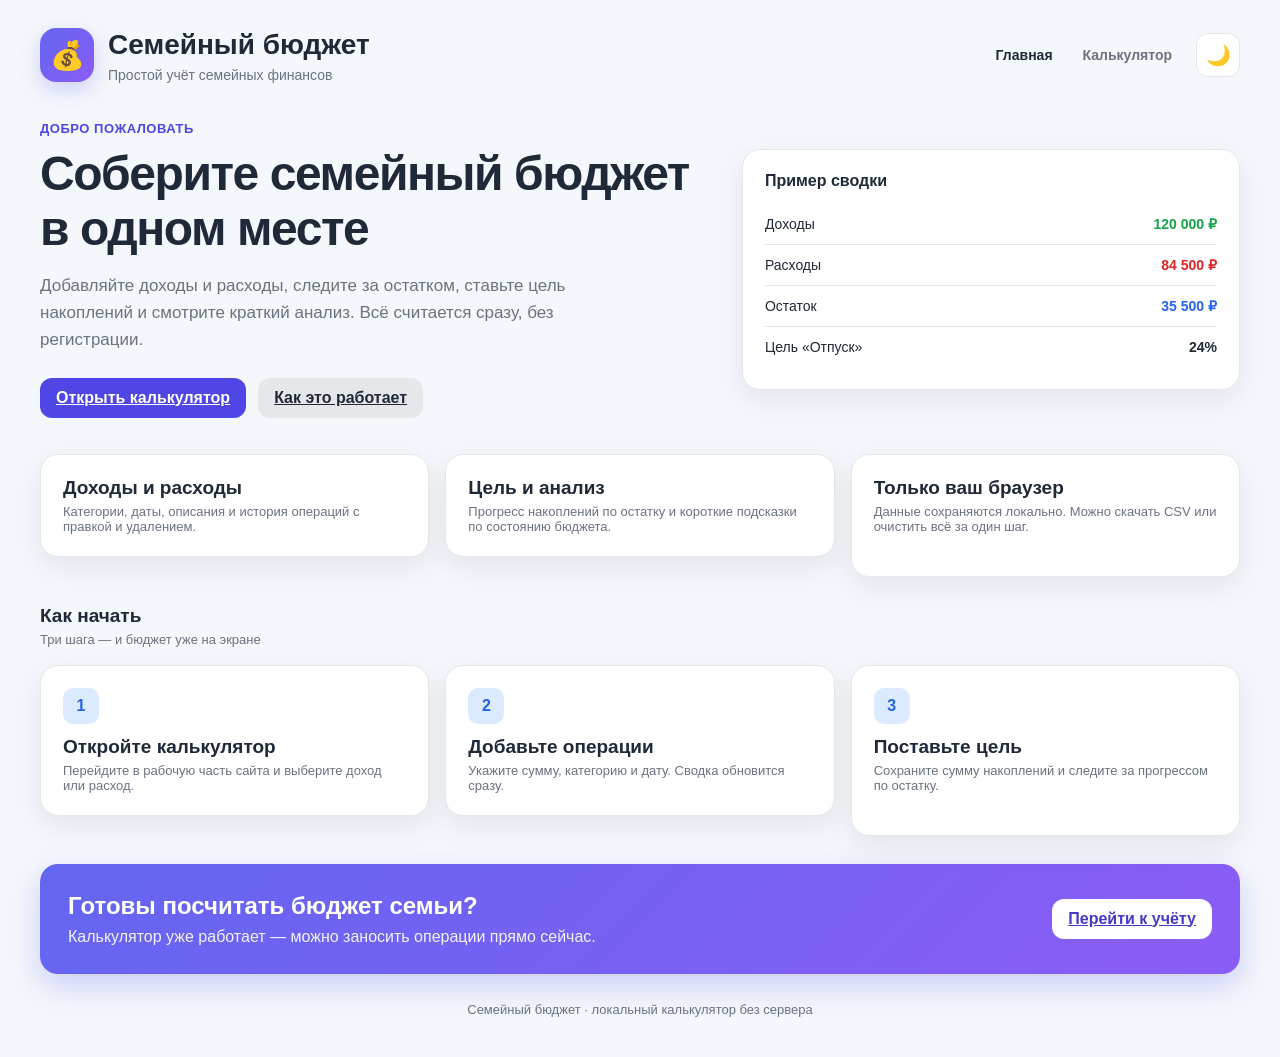
<file: index.html>
<!DOCTYPE html>
<html lang="ru">
<head>
    <meta charset="UTF-8">
    <meta name="viewport" content="width=device-width, initial-scale=1.0">
    <title>Семейный бюджет — учёт доходов и расходов</title>
    <meta name="description" content="Простой семейный калькулятор бюджета: доходы, расходы, финансовая цель, анализ и экспорт в CSV. Данные остаются в вашем браузере.">
    <link rel="stylesheet" href="css/styles.css">
    <script>
        (function () {
            var saved = null;
            try {
                saved = localStorage.getItem("familyBudgetTheme");
            } catch (e) {}
            var dark = saved === "dark" || (
                saved !== "light" &&
                window.matchMedia("(prefers-color-scheme: dark)").matches
            );
            document.documentElement.classList.toggle("dark", dark);
        })();
    </script>
</head>
<body>
<div class="container">

    <header class="header">
        <div class="header-inner">
            <a class="logo logo-link" href="index.html">
                <div class="logo-icon">💰</div>
                <div>
                    <h1>Семейный бюджет</h1>
                    <p>Простой учёт семейных финансов</p>
                </div>
            </a>
            <div class="header-actions">
                <nav class="site-nav" aria-label="Основное меню">
                    <a href="index.html" aria-current="page">Главная</a>
                    <a href="app.html">Калькулятор</a>
                </nav>
                <button
                    class="theme-btn"
                    id="themeBtn"
                    type="button"
                    title="Переключить тему"
                    aria-pressed="false"
                    aria-label="Включить тёмную тему"
                >🌙</button>
            </div>
        </div>
    </header>

    <section class="landing-hero">
        <div>
            <p class="eyebrow">Добро пожаловать</p>
            <h2 class="hero-title">Соберите семейный бюджет в одном месте</h2>
            <p class="hero-text">
                Добавляйте доходы и расходы, следите за остатком, ставьте цель накоплений
                и смотрите краткий анализ. Всё считается сразу, без регистрации.
            </p>
            <div class="hero-actions">
                <a class="btn btn-primary" href="app.html">Открыть калькулятор</a>
                <a class="btn btn-secondary" href="#how">Как это работает</a>
            </div>
        </div>

        <aside class="hero-card" aria-hidden="true">
            <h3>Пример сводки</h3>
            <div class="preview-row">
                <span>Доходы</span>
                <strong class="income-text">120 000 ₽</strong>
            </div>
            <div class="preview-row">
                <span>Расходы</span>
                <strong class="expense-text">84 500 ₽</strong>
            </div>
            <div class="preview-row">
                <span>Остаток</span>
                <strong class="balance-text">35 500 ₽</strong>
            </div>
            <div class="preview-row">
                <span>Цель «Отпуск»</span>
                <strong>24%</strong>
            </div>
        </aside>
    </section>

    <section class="features">
        <article class="card">
            <h2 class="card-title">Доходы и расходы</h2>
            <p class="card-subtitle">Категории, даты, описания и история операций с правкой и удалением.</p>
        </article>
        <article class="card">
            <h2 class="card-title">Цель и анализ</h2>
            <p class="card-subtitle">Прогресс накоплений по остатку и короткие подсказки по состоянию бюджета.</p>
        </article>
        <article class="card">
            <h2 class="card-title">Только ваш браузер</h2>
            <p class="card-subtitle">Данные сохраняются локально. Можно скачать CSV или очистить всё за один шаг.</p>
        </article>
    </section>

    <section id="how">
        <div class="card-header">
            <div>
                <h2 class="card-title">Как начать</h2>
                <p class="card-subtitle">Три шага — и бюджет уже на экране</p>
            </div>
        </div>
        <div class="steps">
            <article class="card">
                <div class="step-number">1</div>
                <h3 class="card-title">Откройте калькулятор</h3>
                <p class="card-subtitle">Перейдите в рабочую часть сайта и выберите доход или расход.</p>
            </article>
            <article class="card">
                <div class="step-number">2</div>
                <h3 class="card-title">Добавьте операции</h3>
                <p class="card-subtitle">Укажите сумму, категорию и дату. Сводка обновится сразу.</p>
            </article>
            <article class="card">
                <div class="step-number">3</div>
                <h3 class="card-title">Поставьте цель</h3>
                <p class="card-subtitle">Сохраните сумму накоплений и следите за прогрессом по остатку.</p>
            </article>
        </div>
    </section>

    <section class="cta-banner">
        <div>
            <h2>Готовы посчитать бюджет семьи?</h2>
            <p>Калькулятор уже работает — можно заносить операции прямо сейчас.</p>
        </div>
        <a class="btn" href="app.html">Перейти к учёту</a>
    </section>

    <footer class="page-footer">
        Семейный бюджет · локальный калькулятор без сервера
    </footer>
</div>

<script src="js/theme.js"></script>
</body>
</html>
</html>
</file>
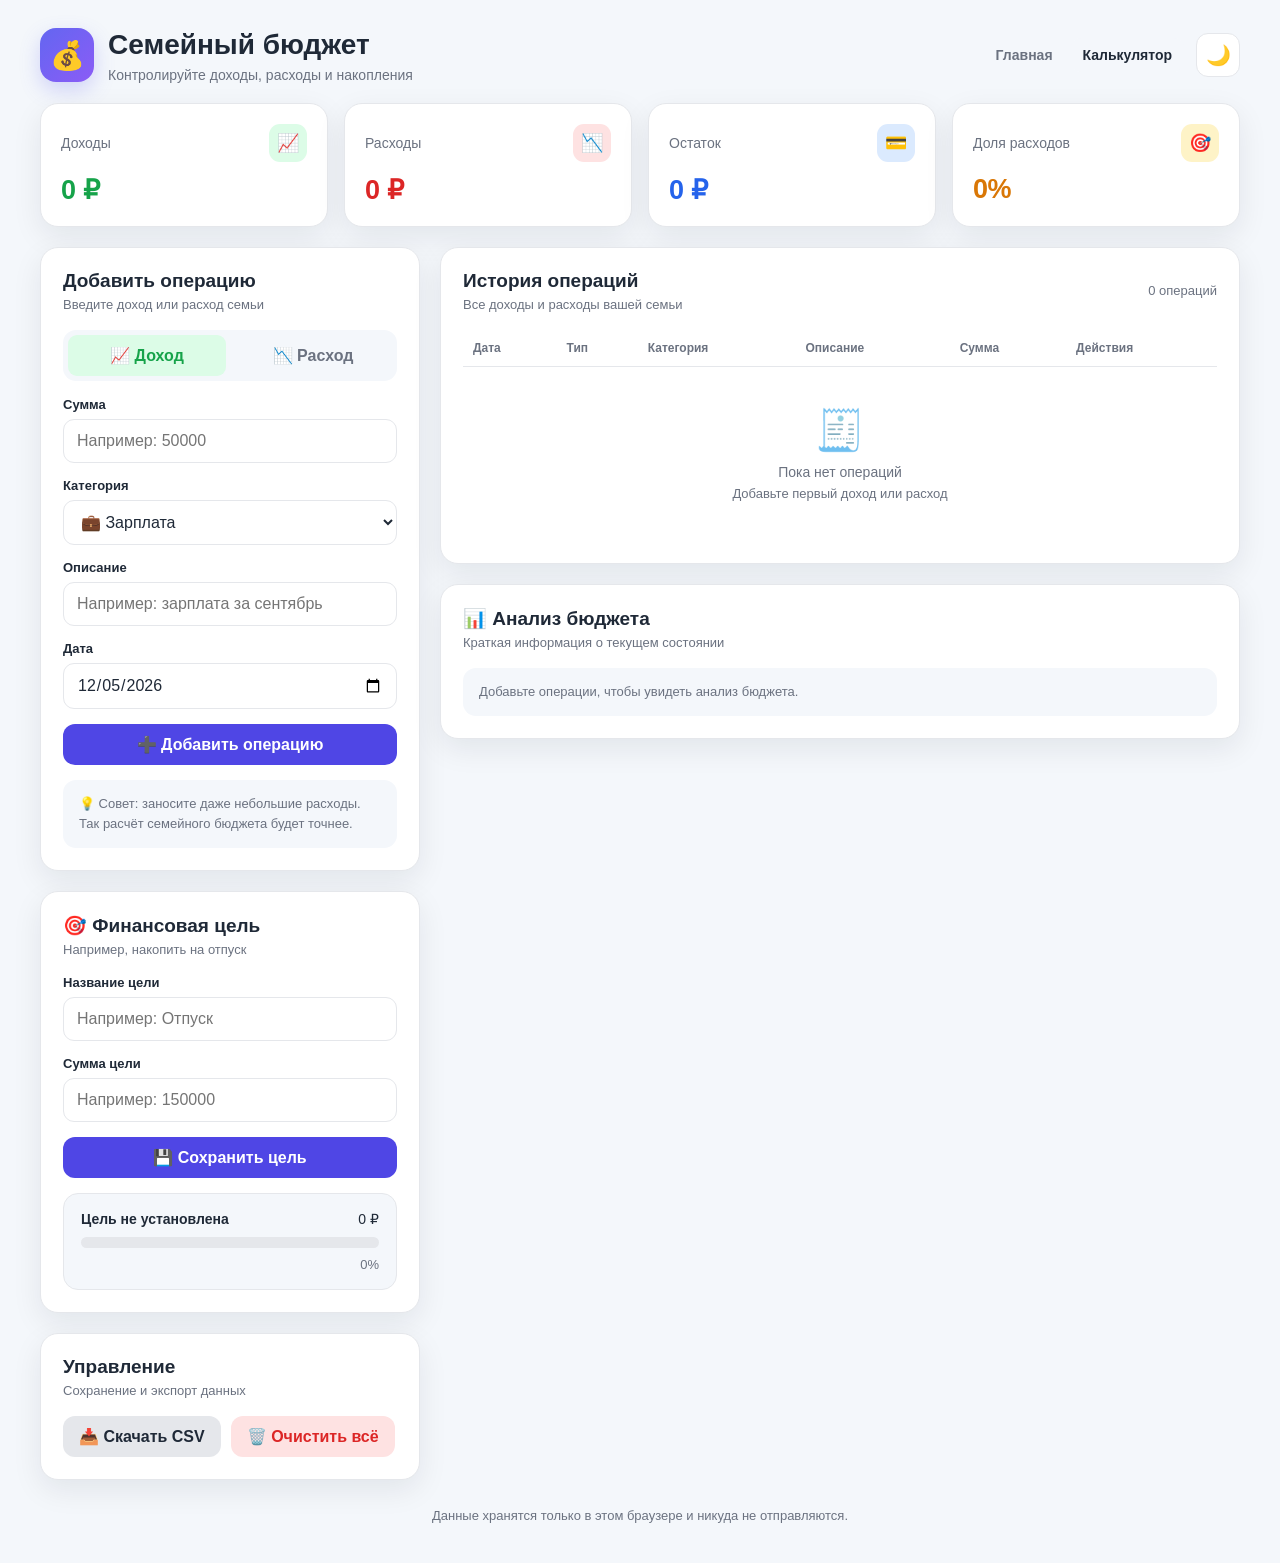
<file: app.html>
<!DOCTYPE html>
<html lang="ru">
<head>
<meta charset="UTF-8">
<meta name="viewport" content="width=device-width, initial-scale=1.0">

<title>Калькулятор — Семейный бюджет</title>

<link rel="stylesheet" href="css/styles.css">
</head>

<body>

<!-- =========================================================
     HTML
     ========================================================= -->

<div class="container">

    <!-- ШАПКА -->

    <header class="header">

        <div class="header-inner">

            <a class="logo logo-link" href="index.html">

                <div class="logo-icon">
                    💰
                </div>

                <div>
                    <h1>Семейный бюджет</h1>

                    <p>
                        Контролируйте доходы, расходы и накопления
                    </p>
                </div>

            </a>

            <div class="header-actions">

                <nav class="site-nav" aria-label="Основное меню">
                    <a href="index.html">Главная</a>
                    <a href="app.html" aria-current="page">Калькулятор</a>
                </nav>

                <button
                    class="theme-btn"
                    id="themeBtn"
                    title="Переключить тему"
                >
                    🌙
                </button>

            </div>

        </div>

    </header>


    <!-- СТАТИСТИКА -->

    <section class="stats">

        <!-- Доход -->

        <div class="stat-card">

            <div class="stat-top">

                <span class="stat-title">
                    Доходы
                </span>

                <span class="stat-icon icon-income">
                    📈
                </span>

            </div>

            <div
                class="stat-value income-text"
                id="totalIncome"
            >
                0 ₽
            </div>

        </div>


        <!-- Расход -->

        <div class="stat-card">

            <div class="stat-top">

                <span class="stat-title">
                    Расходы
                </span>

                <span class="stat-icon icon-expense">
                    📉
                </span>

            </div>

            <div
                class="stat-value expense-text"
                id="totalExpense"
            >
                0 ₽
            </div>

        </div>


        <!-- Баланс -->

        <div class="stat-card">

            <div class="stat-top">

                <span class="stat-title">
                    Остаток
                </span>

                <span class="stat-icon icon-balance">
                    💳
                </span>

            </div>

            <div
                class="stat-value balance-text"
                id="balance"
            >
                0 ₽
            </div>

        </div>


        <!-- Накопления -->

        <div class="stat-card">

            <div class="stat-top">

                <span class="stat-title">
                    Доля расходов
                </span>

                <span class="stat-icon icon-saving">
                    🎯
                </span>

            </div>

            <div
                class="stat-value warning-text"
                id="expensePercent"
            >
                0%
            </div>

        </div>

    </section>


    <!-- ОСНОВНАЯ ЧАСТЬ -->

    <div class="main-grid">


        <!-- ЛЕВАЯ КОЛОНКА -->

        <div>


            <!-- ДОБАВЛЕНИЕ ОПЕРАЦИИ -->

            <section class="card">

                <div class="card-header">

                    <div>

                        <h2 class="card-title">
                            Добавить операцию
                        </h2>

                        <p class="card-subtitle">
                            Введите доход или расход семьи
                        </p>

                    </div>

                </div>


                <!-- Тип операции -->

                <div class="type-switch">

                    <label
                        class="type-option active-income"
                        id="incomeOption"
                    >

                        <input
                            type="radio"
                            name="type"
                            value="income"
                            checked
                        >

                        📈 Доход

                    </label>


                    <label
                        class="type-option"
                        id="expenseOption"
                    >

                        <input
                            type="radio"
                            name="type"
                            value="expense"
                        >

                        📉 Расход

                    </label>

                </div>


                <!-- Сумма -->

                <div class="form-group">

                    <label class="form-label">
                        Сумма
                    </label>

                    <input
                        class="input"
                        type="number"
                        id="amount"
                        placeholder="Например: 50000"
                        min="0"
                        step="0.01"
                    >

                </div>


                <!-- Категория -->

                <div class="form-group">

                    <label class="form-label">
                        Категория
                    </label>

                    <select
                        class="select"
                        id="category"
                    >

                        <option value="Зарплата">
                            💼 Зарплата
                        </option>

                        <option value="Подработка">
                            💻 Подработка
                        </option>

                        <option value="Пособия">
                            👨‍👩‍👧 Пособия
                        </option>

                        <option value="Пенсия">
                            👵 Пенсия
                        </option>

                        <option value="Подарки">
                            🎁 Подарки
                        </option>

                        <option value="Другие доходы">
                            💰 Другие доходы
                        </option>

                    </select>

                </div>


                <!-- Описание -->

                <div class="form-group">

                    <label class="form-label">
                        Описание
                    </label>

                    <input
                        class="input"
                        type="text"
                        id="description"
                        placeholder="Например: зарплата за сентябрь"
                    >

                </div>


                <!-- Дата -->

                <div class="form-group">

                    <label class="form-label">
                        Дата
                    </label>

                    <input
                        class="input"
                        type="date"
                        id="date"
                    >

                </div>


                <button
                    class="btn btn-primary"
                    id="addBtn"
                    style="width:100%;"
                >

                    ➕ Добавить операцию

                </button>


                <div class="info-box">

                    💡 Совет: заносите даже небольшие расходы.
                    Так расчёт семейного бюджета будет точнее.

                </div>

            </section>


            <!-- ФИНАНСОВАЯ ЦЕЛЬ -->

            <section class="card">

                <div class="card-header">

                    <div>

                        <h2 class="card-title">
                            🎯 Финансовая цель
                        </h2>

                        <p class="card-subtitle">
                            Например, накопить на отпуск
                        </p>

                    </div>

                </div>


                <div class="form-group">

                    <label class="form-label">
                        Название цели
                    </label>

                    <input
                        class="input"
                        id="goalName"
                        type="text"
                        placeholder="Например: Отпуск"
                    >

                </div>


                <div class="form-group">

                    <label class="form-label">
                        Сумма цели
                    </label>

                    <input
                        class="input"
                        id="goalAmount"
                        type="number"
                        min="0"
                        placeholder="Например: 150000"
                    >

                </div>


                <button
                    class="btn btn-primary"
                    id="saveGoalBtn"
                    style="width:100%;"
                >

                    💾 Сохранить цель

                </button>


                <div
                    class="goal-box"
                    style="margin-top:15px;"
                >

                    <div class="goal-header">

                        <strong id="goalTitle">
                            Цель не установлена
                        </strong>

                        <span id="goalProgressText">
                            0 ₽
                        </span>

                    </div>


                    <div class="progress">

                        <div
                            class="progress-bar"
                            id="goalProgress"
                        ></div>

                    </div>


                    <div
                        class="goal-percent"
                        id="goalPercent"
                    >
                        0%

                    </div>

                </div>

            </section>


            <!-- ДЕЙСТВИЯ -->

            <section class="card">

                <div class="card-header">

                    <div>

                        <h2 class="card-title">
                            Управление
                        </h2>

                        <p class="card-subtitle">
                            Сохранение и экспорт данных
                        </p>

                    </div>

                </div>


                <div class="footer-actions">

                    <button
                        class="btn btn-secondary"
                        id="exportBtn"
                    >
                        📥 Скачать CSV
                    </button>


                    <button
                        class="btn btn-danger"
                        id="clearBtn"
                    >
                        🗑️ Очистить всё
                    </button>

                </div>

            </section>

        </div>


        <!-- ПРАВАЯ КОЛОНКА -->

        <div>


            <!-- ТАБЛИЦА ОПЕРАЦИЙ -->

            <section class="card">

                <div class="card-header">

                    <div>

                        <h2 class="card-title">
                            История операций
                        </h2>

                        <p class="card-subtitle">
                            Все доходы и расходы вашей семьи
                        </p>

                    </div>

                    <div
                        id="operationCount"
                        style="
                            color:var(--muted);
                            font-size:13px;
                        "
                    >
                        0 операций
                    </div>

                </div>


                <div class="table-wrap">

                    <table>

                        <thead>

                            <tr>

                                <th>
                                    Дата
                                </th>

                                <th>
                                    Тип
                                </th>

                                <th>
                                    Категория
                                </th>

                                <th>
                                    Описание
                                </th>

                                <th>
                                    Сумма
                                </th>

                                <th>
                                    Действия
                                </th>

                            </tr>

                        </thead>


                        <tbody id="operationsBody">

                        </tbody>

                    </table>

                </div>

            </section>


            <!-- РЕКОМЕНДАЦИИ -->

            <section class="card">

                <div class="card-header">

                    <div>

                        <h2 class="card-title">
                            📊 Анализ бюджета
                        </h2>

                        <p class="card-subtitle">
                            Краткая информация о текущем состоянии
                        </p>

                    </div>

                </div>


                <div
                    id="analysis"
                    class="info-box"
                    style="margin-top:0;"
                >
                    Добавьте операции, чтобы увидеть анализ бюджета.

                </div>

            </section>

        </div>

    </div>

    <footer class="page-footer">
        Данные хранятся только в этом браузере и никуда не отправляются.
    </footer>

</div>


<!-- =========================================================
     МОДАЛЬНОЕ ОКНО РЕДАКТИРОВАНИЯ
     ========================================================= -->

<div
    class="modal"
    id="editModal"
>

    <div class="modal-content">

        <div class="modal-header">

            <div>

                <h2 class="card-title">
                    Редактирование
                </h2>

                <p class="card-subtitle">
                    Измените данные операции
                </p>

            </div>

            <button
                class="close-btn"
                id="closeModal"
            >
                ×
            </button>

        </div>


        <input
            type="hidden"
            id="editId"
        >


        <div class="form-group">

            <label class="form-label">
                Тип
            </label>

            <select
                class="select"
                id="editType"
            >

                <option value="income">
                    Доход
                </option>

                <option value="expense">
                    Расход
                </option>

            </select>

        </div>


        <div class="form-group">

            <label class="form-label">
                Сумма
            </label>

            <input
                class="input"
                id="editAmount"
                type="number"
                min="0"
                step="0.01"
            >

        </div>


        <div class="form-group">

            <label class="form-label">
                Категория
            </label>

            <input
                class="input"
                id="editCategory"
                type="text"
            >

        </div>


        <div class="form-group">

            <label class="form-label">
                Описание
            </label>

            <input
                class="input"
                id="editDescription"
                type="text"
            >

        </div>


        <div class="form-group">

            <label class="form-label">
                Дата
            </label>

            <input
                class="input"
                id="editDate"
                type="date"
            >

        </div>


        <button
            class="btn btn-primary"
            id="saveEditBtn"
            style="width:100%;"
        >
            💾 Сохранить изменения
        </button>

    </div>

</div>


<!-- УВЕДОМЛЕНИЕ -->

<div
    class="toast"
    id="toast"
>
    Готово!
</div>


<script src="js/app.js"></script>

</body>
</html>
</file>
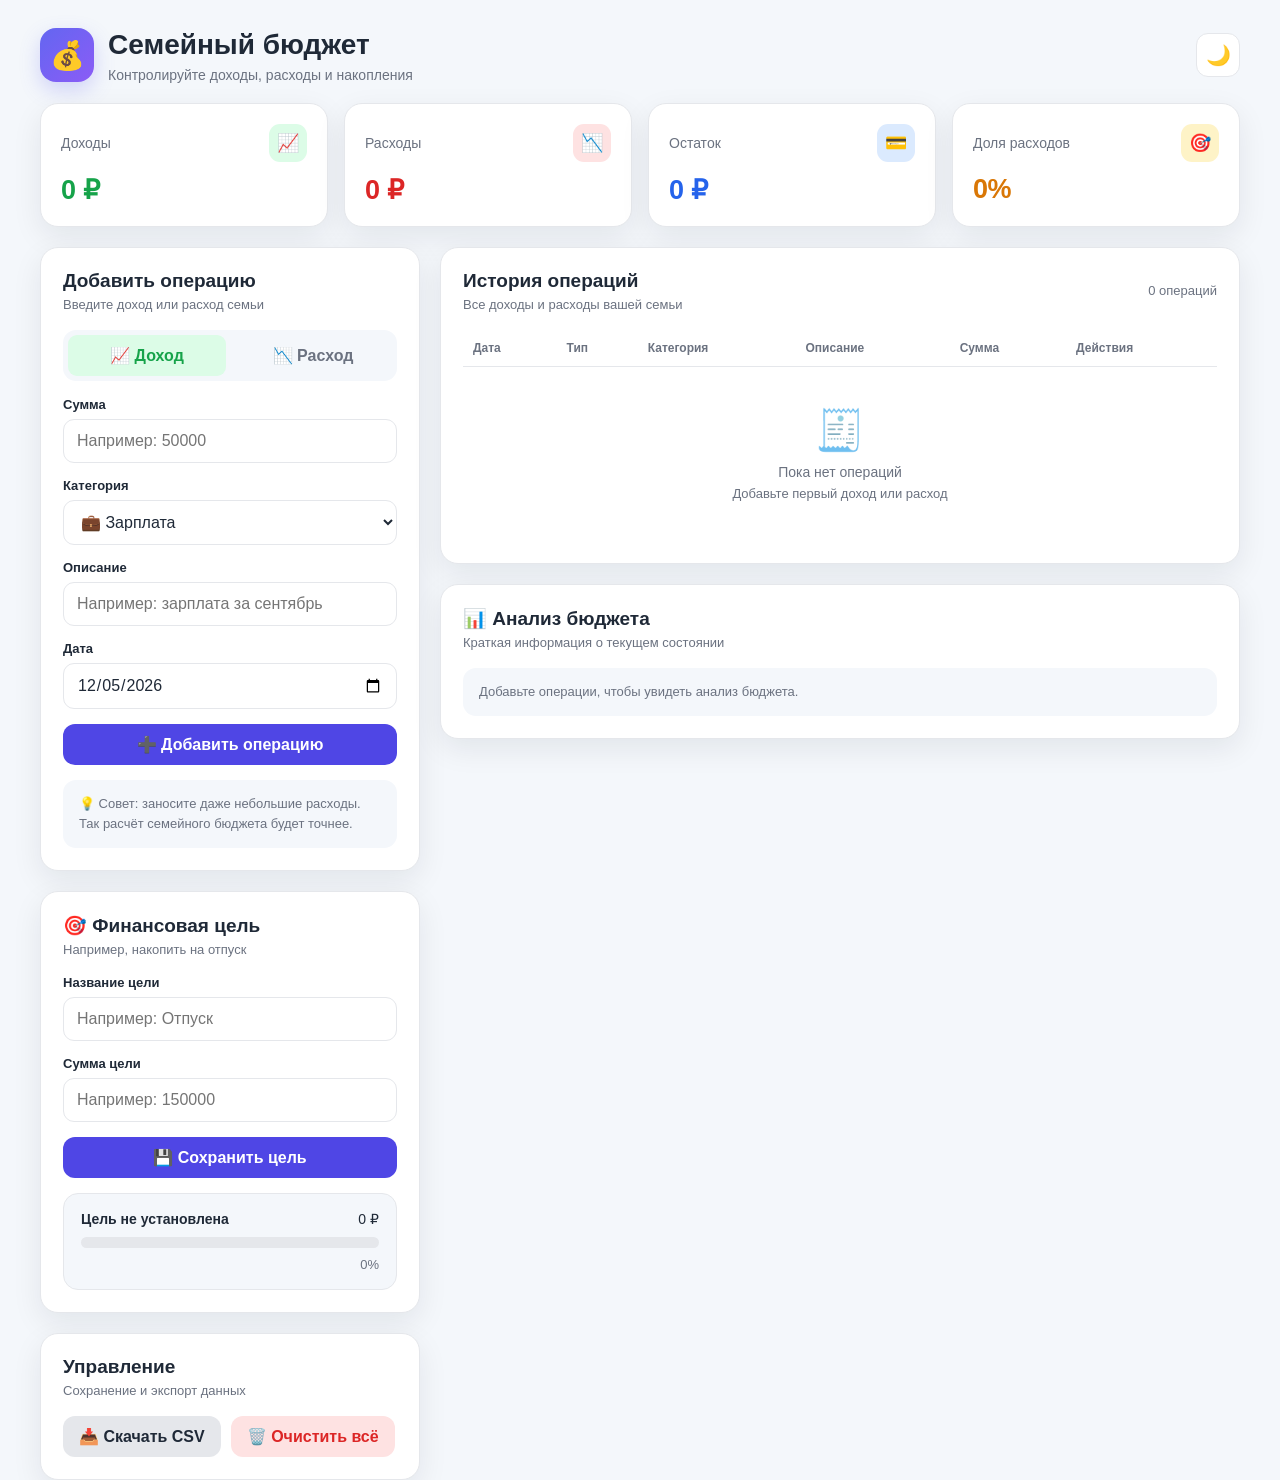
<file: калькулятор_ИСПРАВЛЕННЫЙ.html>
<!DOCTYPE html>
<html lang="ru">
<head>
<meta charset="UTF-8">
<meta name="viewport" content="width=device-width, initial-scale=1.0">

<title>Семейный бюджет</title>

<style>

/* =========================================================
   СЕМЕЙНЫЙ БЮДЖЕТ
   CSS-СТИЛИ
   ========================================================= */

/* ---------- Основные переменные ---------- */

:root {
    --bg: #f4f7fb;
    --card: #ffffff;
    --text: #1f2937;
    --muted: #6b7280;
    --border: #e5e7eb;

    --primary: #4f46e5;
    --primary-hover: #4338ca;

    --income: #16a34a;
    --income-bg: #dcfce7;

    --expense: #dc2626;
    --expense-bg: #fee2e2;

    --balance: #2563eb;
    --balance-bg: #dbeafe;

    --warning: #d97706;
    --warning-bg: #fef3c7;

    --shadow: 0 10px 30px rgba(15, 23, 42, 0.08);

    --radius: 18px;
}

/* ---------- Тёмная тема ---------- */

body.dark {
    --bg: #111827;
    --card: #1f2937;
    --text: #f9fafb;
    --muted: #9ca3af;
    --border: #374151;

    --primary: #818cf8;
    --primary-hover: #6366f1;

    --income: #4ade80;
    --income-bg: #14532d;

    --expense: #f87171;
    --expense-bg: #7f1d1d;

    --balance: #60a5fa;
    --balance-bg: #1e3a8a;

    --warning: #fbbf24;
    --warning-bg: #78350f;

    --shadow: 0 10px 30px rgba(0, 0, 0, 0.25);
}

/* ---------- Общие стили ---------- */

* {
    box-sizing: border-box;
}

html {
    scroll-behavior: smooth;
}

body {
    margin: 0;
    padding: 0;

    font-family:
        -apple-system,
        BlinkMacSystemFont,
        "Segoe UI",
        Roboto,
        Arial,
        sans-serif;

    background: var(--bg);
    color: var(--text);

    transition:
        background 0.25s ease,
        color 0.25s ease;
}

button,
input,
select {
    font: inherit;
}

/* ---------- Главный контейнер ---------- */

.container {
    width: min(1200px, calc(100% - 32px));
    margin: 0 auto;
}

/* ---------- Шапка ---------- */

.header {
    padding: 28px 0 20px;
}

.header-inner {
    display: flex;
    align-items: center;
    justify-content: space-between;
    gap: 20px;
}

.logo {
    display: flex;
    align-items: center;
    gap: 14px;
}

.logo-icon {
    width: 54px;
    height: 54px;

    display: flex;
    align-items: center;
    justify-content: center;

    border-radius: 16px;

    background: linear-gradient(
        135deg,
        #6366f1,
        #8b5cf6
    );

    color: white;
    font-size: 28px;

    box-shadow:
        0 8px 20px rgba(99, 102, 241, 0.25);
}

.logo h1 {
    margin: 0;
    font-size: 28px;
    line-height: 1.2;
}

.logo p {
    margin: 5px 0 0;
    color: var(--muted);
    font-size: 14px;
}

/* ---------- Кнопки ---------- */

.btn {
    border: 0;
    border-radius: 12px;

    padding: 11px 16px;

    cursor: pointer;

    display: inline-flex;
    align-items: center;
    justify-content: center;
    gap: 8px;

    font-weight: 600;

    transition:
        transform 0.15s ease,
        background 0.2s ease,
        opacity 0.2s ease;
}

.btn:hover {
    transform: translateY(-1px);
}

.btn:active {
    transform: translateY(0);
}

.btn-primary {
    background: var(--primary);
    color: white;
}

.btn-primary:hover {
    background: var(--primary-hover);
}

.btn-secondary {
    background: var(--border);
    color: var(--text);
}

.btn-danger {
    background: var(--expense-bg);
    color: var(--expense);
}

.btn-small {
    padding: 8px 11px;
    font-size: 13px;
}

/* ---------- Переключатель темы ---------- */

.theme-btn {
    width: 44px;
    height: 44px;

    padding: 0;

    border: 1px solid var(--border);
    border-radius: 12px;

    background: var(--card);
    color: var(--text);

    cursor: pointer;

    font-size: 20px;
}

/* ---------- Карточки статистики ---------- */

.stats {
    display: grid;

    grid-template-columns:
        repeat(4, 1fr);

    gap: 16px;

    margin-bottom: 20px;
}

.stat-card {
    background: var(--card);

    border: 1px solid var(--border);

    border-radius: var(--radius);

    padding: 20px;

    box-shadow: var(--shadow);
}

.stat-top {
    display: flex;
    justify-content: space-between;
    align-items: center;

    margin-bottom: 12px;
}

.stat-title {
    color: var(--muted);
    font-size: 14px;
}

.stat-icon {
    width: 38px;
    height: 38px;

    border-radius: 11px;

    display: flex;
    align-items: center;
    justify-content: center;

    font-size: 18px;
}

.icon-income {
    background: var(--income-bg);
}

.icon-expense {
    background: var(--expense-bg);
}

.icon-balance {
    background: var(--balance-bg);
}

.icon-saving {
    background: var(--warning-bg);
}

.stat-value {
    font-size: 27px;
    font-weight: 800;

    letter-spacing: -0.5px;
}

.income-text {
    color: var(--income);
}

.expense-text {
    color: var(--expense);
}

.balance-text {
    color: var(--balance);
}

.warning-text {
    color: var(--warning);
}

/* ---------- Основная сетка ---------- */

.main-grid {
    display: grid;

    grid-template-columns:
        minmax(300px, 380px)
        1fr;

    gap: 20px;

    align-items: start;
}

/* ---------- Карточка ---------- */

.card {
    background: var(--card);

    border: 1px solid var(--border);

    border-radius: var(--radius);

    padding: 22px;

    box-shadow: var(--shadow);

    margin-bottom: 20px;
}

.card:last-child {
    margin-bottom: 0;
}

.card-header {
    display: flex;
    align-items: center;
    justify-content: space-between;

    gap: 15px;

    margin-bottom: 18px;
}

.card-title {
    margin: 0;

    font-size: 19px;
    font-weight: 750;
}

.card-subtitle {
    margin: 5px 0 0;

    color: var(--muted);

    font-size: 13px;
}

/* ---------- Форма ---------- */

.form-group {
    margin-bottom: 15px;
}

.form-label {
    display: block;

    margin-bottom: 7px;

    font-size: 13px;
    font-weight: 650;
}

.input,
.select {
    width: 100%;

    padding: 12px 13px;

    border-radius: 11px;

    border: 1px solid var(--border);

    background: var(--card);

    color: var(--text);

    outline: none;

    transition:
        border-color 0.2s ease,
        box-shadow 0.2s ease;
}

.input:focus,
.select:focus {
    border-color: var(--primary);

    box-shadow:
        0 0 0 3px rgba(99, 102, 241, 0.12);
}

.row {
    display: grid;

    grid-template-columns:
        1fr 1fr;

    gap: 12px;
}

/* ---------- Переключатель доход/расход ---------- */

.type-switch {
    display: grid;

    grid-template-columns:
        1fr 1fr;

    gap: 8px;

    padding: 5px;

    background: var(--bg);

    border-radius: 13px;

    margin-bottom: 16px;
}

.type-option {
    padding: 11px;

    text-align: center;

    border-radius: 9px;

    cursor: pointer;

    font-weight: 650;

    color: var(--muted);

    transition: 0.2s;
}

.type-option.active-income {
    background: var(--income-bg);
    color: var(--income);
}

.type-option.active-expense {
    background: var(--expense-bg);
    color: var(--expense);
}

.type-option input {
    display: none;
}

/* ---------- Прогресс цели ---------- */

.goal-box {
    padding: 17px;

    border-radius: 15px;

    background: var(--bg);

    border: 1px solid var(--border);
}

.goal-header {
    display: flex;
    justify-content: space-between;

    gap: 10px;

    margin-bottom: 10px;

    font-size: 14px;
}

.progress {
    width: 100%;
    height: 11px;

    overflow: hidden;

    border-radius: 20px;

    background: var(--border);
}

.progress-bar {
    height: 100%;

    width: 0%;

    border-radius: inherit;

    background: linear-gradient(
        90deg,
        #6366f1,
        #8b5cf6
    );

    transition: width 0.4s ease;
}

.goal-percent {
    margin-top: 9px;

    color: var(--muted);

    font-size: 13px;

    text-align: right;
}

/* ---------- Таблица ---------- */

.table-wrap {
    overflow-x: auto;
}

table {
    width: 100%;

    border-collapse: collapse;

    min-width: 650px;
}

th {
    padding: 11px 10px;

    text-align: left;

    color: var(--muted);

    font-size: 12px;

    font-weight: 650;

    border-bottom: 1px solid var(--border);
}

td {
    padding: 13px 10px;

    border-bottom: 1px solid var(--border);

    font-size: 14px;
}

tr:last-child td {
    border-bottom: 0;
}

.badge {
    display: inline-flex;

    align-items: center;

    padding: 5px 9px;

    border-radius: 20px;

    font-size: 12px;

    font-weight: 650;
}

.badge-income {
    background: var(--income-bg);
    color: var(--income);
}

.badge-expense {
    background: var(--expense-bg);
    color: var(--expense);
}

.amount-income {
    color: var(--income);

    font-weight: 750;
}

.amount-expense {
    color: var(--expense);

    font-weight: 750;
}

.actions {
    display: flex;
    gap: 6px;
}

/* ---------- Пустая таблица ---------- */

.empty {
    text-align: center;

    padding: 40px 20px;

    color: var(--muted);
}

.empty-icon {
    font-size: 40px;

    margin-bottom: 10px;
}

/* ---------- Информационный блок ---------- */

.info-box {
    padding: 14px 16px;

    background: var(--bg);

    border-radius: 13px;

    color: var(--muted);

    font-size: 13px;

    line-height: 1.55;

    margin-top: 15px;
}

/* ---------- Нижняя панель ---------- */

.footer-actions {
    display: flex;

    flex-wrap: wrap;

    gap: 10px;
}

/* ---------- Модальное окно ---------- */

.modal {
    position: fixed;

    inset: 0;

    background: rgba(0, 0, 0, 0.5);

    display: none;

    align-items: center;
    justify-content: center;

    padding: 20px;

    z-index: 1000;
}

.modal.show {
    display: flex;
}

.modal-content {
    width: min(500px, 100%);

    background: var(--card);

    border-radius: 20px;

    padding: 24px;

    box-shadow:
        0 30px 80px rgba(0, 0, 0, 0.25);
}

.modal-header {
    display: flex;

    justify-content: space-between;

    align-items: center;

    margin-bottom: 20px;
}

.close-btn {
    border: 0;

    background: transparent;

    color: var(--muted);

    font-size: 25px;

    cursor: pointer;
}

/* ---------- Уведомление ---------- */

.toast {
    position: fixed;

    right: 20px;
    bottom: 20px;

    z-index: 2000;

    padding: 13px 17px;

    border-radius: 12px;

    background: var(--text);
    color: var(--card);

    box-shadow: var(--shadow);

    transform: translateY(20px);

    opacity: 0;

    pointer-events: none;

    transition: 0.25s;
}

.toast.show {
    transform: translateY(0);

    opacity: 1;
}

/* ---------- Адаптивность ---------- */

@media (max-width: 950px) {

    .stats {
        grid-template-columns:
            repeat(2, 1fr);
    }

    .main-grid {
        grid-template-columns: 1fr;
    }
}

@media (max-width: 600px) {

    .container {
        width: min(
            100% - 20px,
            1200px
        );
    }

    .header {
        padding-top: 18px;
    }

    .header-inner {
        align-items: flex-start;
    }

    .logo h1 {
        font-size: 22px;
    }

    .logo-icon {
        width: 45px;
        height: 45px;
        font-size: 22px;
    }

    .stats {
        grid-template-columns: 1fr;
    }

    .row {
        grid-template-columns: 1fr;
    }

    .card {
        padding: 17px;
    }

    .stat-value {
        font-size: 24px;
    }
}

</style>
</head>

<body>

<!-- =========================================================
     HTML
     ========================================================= -->

<div class="container">

    <!-- ШАПКА -->

    <header class="header">

        <div class="header-inner">

            <div class="logo">

                <div class="logo-icon">
                    💰
                </div>

                <div>
                    <h1>Семейный бюджет</h1>

                    <p>
                        Контролируйте доходы, расходы и накопления
                    </p>
                </div>

            </div>

            <button
                class="theme-btn"
                id="themeBtn"
                title="Переключить тему"
            >
                🌙
            </button>

        </div>

    </header>


    <!-- СТАТИСТИКА -->

    <section class="stats">

        <!-- Доход -->

        <div class="stat-card">

            <div class="stat-top">

                <span class="stat-title">
                    Доходы
                </span>

                <span class="stat-icon icon-income">
                    📈
                </span>

            </div>

            <div
                class="stat-value income-text"
                id="totalIncome"
            >
                0 ₽
            </div>

        </div>


        <!-- Расход -->

        <div class="stat-card">

            <div class="stat-top">

                <span class="stat-title">
                    Расходы
                </span>

                <span class="stat-icon icon-expense">
                    📉
                </span>

            </div>

            <div
                class="stat-value expense-text"
                id="totalExpense"
            >
                0 ₽
            </div>

        </div>


        <!-- Баланс -->

        <div class="stat-card">

            <div class="stat-top">

                <span class="stat-title">
                    Остаток
                </span>

                <span class="stat-icon icon-balance">
                    💳
                </span>

            </div>

            <div
                class="stat-value balance-text"
                id="balance"
            >
                0 ₽
            </div>

        </div>


        <!-- Накопления -->

        <div class="stat-card">

            <div class="stat-top">

                <span class="stat-title">
                    Доля расходов
                </span>

                <span class="stat-icon icon-saving">
                    🎯
                </span>

            </div>

            <div
                class="stat-value warning-text"
                id="expensePercent"
            >
                0%
            </div>

        </div>

    </section>


    <!-- ОСНОВНАЯ ЧАСТЬ -->

    <div class="main-grid">


        <!-- ЛЕВАЯ КОЛОНКА -->

        <div>


            <!-- ДОБАВЛЕНИЕ ОПЕРАЦИИ -->

            <section class="card">

                <div class="card-header">

                    <div>

                        <h2 class="card-title">
                            Добавить операцию
                        </h2>

                        <p class="card-subtitle">
                            Введите доход или расход семьи
                        </p>

                    </div>

                </div>


                <!-- Тип операции -->

                <div class="type-switch">

                    <label
                        class="type-option active-income"
                        id="incomeOption"
                    >

                        <input
                            type="radio"
                            name="type"
                            value="income"
                            checked
                        >

                        📈 Доход

                    </label>


                    <label
                        class="type-option"
                        id="expenseOption"
                    >

                        <input
                            type="radio"
                            name="type"
                            value="expense"
                        >

                        📉 Расход

                    </label>

                </div>


                <!-- Сумма -->

                <div class="form-group">

                    <label class="form-label">
                        Сумма
                    </label>

                    <input
                        class="input"
                        type="number"
                        id="amount"
                        placeholder="Например: 50000"
                        min="0"
                        step="0.01"
                    >

                </div>


                <!-- Категория -->

                <div class="form-group">

                    <label class="form-label">
                        Категория
                    </label>

                    <select
                        class="select"
                        id="category"
                    >

                        <option value="Зарплата">
                            💼 Зарплата
                        </option>

                        <option value="Подработка">
                            💻 Подработка
                        </option>

                        <option value="Пособия">
                            👨‍👩‍👧 Пособия
                        </option>

                        <option value="Пенсия">
                            👵 Пенсия
                        </option>

                        <option value="Подарки">
                            🎁 Подарки
                        </option>

                        <option value="Другие доходы">
                            💰 Другие доходы
                        </option>

                    </select>

                </div>


                <!-- Описание -->

                <div class="form-group">

                    <label class="form-label">
                        Описание
                    </label>

                    <input
                        class="input"
                        type="text"
                        id="description"
                        placeholder="Например: зарплата за сентябрь"
                    >

                </div>


                <!-- Дата -->

                <div class="form-group">

                    <label class="form-label">
                        Дата
                    </label>

                    <input
                        class="input"
                        type="date"
                        id="date"
                    >

                </div>


                <button
                    class="btn btn-primary"
                    id="addBtn"
                    style="width:100%;"
                >

                    ➕ Добавить операцию

                </button>


                <div class="info-box">

                    💡 Совет: заносите даже небольшие расходы.
                    Так расчёт семейного бюджета будет точнее.

                </div>

            </section>


            <!-- ФИНАНСОВАЯ ЦЕЛЬ -->

            <section class="card">

                <div class="card-header">

                    <div>

                        <h2 class="card-title">
                            🎯 Финансовая цель
                        </h2>

                        <p class="card-subtitle">
                            Например, накопить на отпуск
                        </p>

                    </div>

                </div>


                <div class="form-group">

                    <label class="form-label">
                        Название цели
                    </label>

                    <input
                        class="input"
                        id="goalName"
                        type="text"
                        placeholder="Например: Отпуск"
                    >

                </div>


                <div class="form-group">

                    <label class="form-label">
                        Сумма цели
                    </label>

                    <input
                        class="input"
                        id="goalAmount"
                        type="number"
                        min="0"
                        placeholder="Например: 150000"
                    >

                </div>


                <button
                    class="btn btn-primary"
                    id="saveGoalBtn"
                    style="width:100%;"
                >

                    💾 Сохранить цель

                </button>


                <div
                    class="goal-box"
                    style="margin-top:15px;"
                >

                    <div class="goal-header">

                        <strong id="goalTitle">
                            Цель не установлена
                        </strong>

                        <span id="goalProgressText">
                            0 ₽
                        </span>

                    </div>


                    <div class="progress">

                        <div
                            class="progress-bar"
                            id="goalProgress"
                        ></div>

                    </div>


                    <div
                        class="goal-percent"
                        id="goalPercent"
                    >
                        0%

                    </div>

                </div>

            </section>


            <!-- ДЕЙСТВИЯ -->

            <section class="card">

                <div class="card-header">

                    <div>

                        <h2 class="card-title">
                            Управление
                        </h2>

                        <p class="card-subtitle">
                            Сохранение и экспорт данных
                        </p>

                    </div>

                </div>


                <div class="footer-actions">

                    <button
                        class="btn btn-secondary"
                        id="exportBtn"
                    >
                        📥 Скачать CSV
                    </button>


                    <button
                        class="btn btn-danger"
                        id="clearBtn"
                    >
                        🗑️ Очистить всё
                    </button>

                </div>

            </section>

        </div>


        <!-- ПРАВАЯ КОЛОНКА -->

        <div>


            <!-- ТАБЛИЦА ОПЕРАЦИЙ -->

            <section class="card">

                <div class="card-header">

                    <div>

                        <h2 class="card-title">
                            История операций
                        </h2>

                        <p class="card-subtitle">
                            Все доходы и расходы вашей семьи
                        </p>

                    </div>

                    <div
                        id="operationCount"
                        style="
                            color:var(--muted);
                            font-size:13px;
                        "
                    >
                        0 операций
                    </div>

                </div>


                <div class="table-wrap">

                    <table>

                        <thead>

                            <tr>

                                <th>
                                    Дата
                                </th>

                                <th>
                                    Тип
                                </th>

                                <th>
                                    Категория
                                </th>

                                <th>
                                    Описание
                                </th>

                                <th>
                                    Сумма
                                </th>

                                <th>
                                    Действия
                                </th>

                            </tr>

                        </thead>


                        <tbody id="operationsBody">

                        </tbody>

                    </table>

                </div>

            </section>


            <!-- РЕКОМЕНДАЦИИ -->

            <section class="card">

                <div class="card-header">

                    <div>

                        <h2 class="card-title">
                            📊 Анализ бюджета
                        </h2>

                        <p class="card-subtitle">
                            Краткая информация о текущем состоянии
                        </p>

                    </div>

                </div>


                <div
                    id="analysis"
                    class="info-box"
                    style="margin-top:0;"
                >
                    Добавьте операции, чтобы увидеть анализ бюджета.

                </div>

            </section>

        </div>

    </div>

</div>


<!-- =========================================================
     МОДАЛЬНОЕ ОКНО РЕДАКТИРОВАНИЯ
     ========================================================= -->

<div
    class="modal"
    id="editModal"
>

    <div class="modal-content">

        <div class="modal-header">

            <div>

                <h2 class="card-title">
                    Редактирование
                </h2>

                <p class="card-subtitle">
                    Измените данные операции
                </p>

            </div>

            <button
                class="close-btn"
                id="closeModal"
            >
                ×
            </button>

        </div>


        <input
            type="hidden"
            id="editId"
        >


        <div class="form-group">

            <label class="form-label">
                Тип
            </label>

            <select
                class="select"
                id="editType"
            >

                <option value="income">
                    Доход
                </option>

                <option value="expense">
                    Расход
                </option>

            </select>

        </div>


        <div class="form-group">

            <label class="form-label">
                Сумма
            </label>

            <input
                class="input"
                id="editAmount"
                type="number"
                min="0"
                step="0.01"
            >

        </div>


        <div class="form-group">

            <label class="form-label">
                Категория
            </label>

            <input
                class="input"
                id="editCategory"
                type="text"
            >

        </div>


        <div class="form-group">

            <label class="form-label">
                Описание
            </label>

            <input
                class="input"
                id="editDescription"
                type="text"
            >

        </div>


        <div class="form-group">

            <label class="form-label">
                Дата
            </label>

            <input
                class="input"
                id="editDate"
                type="date"
            >

        </div>


        <button
            class="btn btn-primary"
            id="saveEditBtn"
            style="width:100%;"
        >
            💾 Сохранить изменения
        </button>

    </div>

</div>


<!-- УВЕДОМЛЕНИЕ -->

<div
    class="toast"
    id="toast"
>
    Готово!
</div>


<script>

/* =========================================================
   JAVASCRIPT
   ЛОГИКА КАЛЬКУЛЯТОРА
   ========================================================= */


/* ---------------------------------------------------------
   1. НАСТРОЙКИ
   --------------------------------------------------------- */

const STORAGE_KEY = "familyBudgetData";

const GOAL_KEY = "familyBudgetGoal";

const THEME_KEY = "familyBudgetTheme";


/* ---------------------------------------------------------
   2. ЭЛЕМЕНТЫ HTML
   --------------------------------------------------------- */

const amountInput =
    document.getElementById("amount");

const categorySelect =
    document.getElementById("category");

const descriptionInput =
    document.getElementById("description");

const dateInput =
    document.getElementById("date");

const addBtn =
    document.getElementById("addBtn");

const operationsBody =
    document.getElementById("operationsBody");

const totalIncome =
    document.getElementById("totalIncome");

const totalExpense =
    document.getElementById("totalExpense");

const balance =
    document.getElementById("balance");

const expensePercent =
    document.getElementById("expensePercent");

const operationCount =
    document.getElementById("operationCount");

const analysis =
    document.getElementById("analysis");

const incomeOption =
    document.getElementById("incomeOption");

const expenseOption =
    document.getElementById("expenseOption");

const themeBtn =
    document.getElementById("themeBtn");

const goalName =
    document.getElementById("goalName");

const goalAmount =
    document.getElementById("goalAmount");

const saveGoalBtn =
    document.getElementById("saveGoalBtn");

const goalTitle =
    document.getElementById("goalTitle");

const goalProgressText =
    document.getElementById("goalProgressText");

const goalProgress =
    document.getElementById("goalProgress");

const goalPercent =
    document.getElementById("goalPercent");

const editModal =
    document.getElementById("editModal");

const closeModal =
    document.getElementById("closeModal");

const editId =
    document.getElementById("editId");

const editType =
    document.getElementById("editType");

const editAmount =
    document.getElementById("editAmount");

const editCategory =
    document.getElementById("editCategory");

const editDescription =
    document.getElementById("editDescription");

const editDate =
    document.getElementById("editDate");

const saveEditBtn =
    document.getElementById("saveEditBtn");

const exportBtn =
    document.getElementById("exportBtn");

const clearBtn =
    document.getElementById("clearBtn");

const toast =
    document.getElementById("toast");


/* ---------------------------------------------------------
   3. ДАННЫЕ
   --------------------------------------------------------- */

let operations = [];

let currentType = "income";


/* ---------------------------------------------------------
   4. ЗАГРУЗКА ДАННЫХ
   --------------------------------------------------------- */

function loadData() {

    try {

        const saved =
            localStorage.getItem(STORAGE_KEY);

        if (saved) {

            operations =
                JSON.parse(saved);

        }

    } catch (error) {

        operations = [];

        console.error(
            "Ошибка загрузки данных:",
            error
        );

    }

}


/* ---------------------------------------------------------
   5. СОХРАНЕНИЕ ДАННЫХ
   --------------------------------------------------------- */

function saveData() {

    try {

        localStorage.setItem(
            STORAGE_KEY,
            JSON.stringify(operations)
        );

        return true;

    } catch (error) {

        console.error("Ошибка сохранения данных:", error);
        showToast("Не удалось сохранить данные в браузере");
        return false;

    }

}


/* ---------------------------------------------------------
   6. ФОРМАТИРОВАНИЕ ДЕНЕГ
   --------------------------------------------------------- */

function formatMoney(value) {

    return new Intl.NumberFormat(
        "ru-RU",
        {
            maximumFractionDigits: 2
        }
    ).format(value) + " ₽";

}


/* ---------------------------------------------------------
   7. ФОРМАТ ДАТЫ
   --------------------------------------------------------- */

function formatDate(dateString) {

    if (!dateString) {
        return "—";
    }

    const parts =
        dateString.split("-");

    if (parts.length !== 3) {
        return dateString;
    }

    return (
        parts[2] +
        "." +
        parts[1] +
        "." +
        parts[0]
    );

}


/* ---------------------------------------------------------
   8. ТЕКУЩАЯ ДАТА
   --------------------------------------------------------- */

function getToday() {

    const today =
        new Date();

    const year =
        today.getFullYear();

    const month =
        String(
            today.getMonth() + 1
        ).padStart(2, "0");

    const day =
        String(
            today.getDate()
        ).padStart(2, "0");

    return (
        year +
        "-" +
        month +
        "-" +
        day
    );

}


/* ---------------------------------------------------------
   9. ПЕРЕКЛЮЧЕНИЕ ДОХОД / РАСХОД
   --------------------------------------------------------- */

function setType(type) {

    currentType = type;

    if (type === "income") {

        incomeOption.classList.add(
            "active-income"
        );

        expenseOption.classList.remove(
            "active-expense"
        );

        setIncomeCategories();

    } else {

        incomeOption.classList.remove(
            "active-income"
        );

        expenseOption.classList.add(
            "active-expense"
        );

        setExpenseCategories();

    }

}


/* ---------------------------------------------------------
   10. КАТЕГОРИИ ДОХОДОВ
   --------------------------------------------------------- */

function setIncomeCategories() {

    categorySelect.innerHTML = `

        <option value="Зарплата">
            💼 Зарплата
        </option>

        <option value="Подработка">
            💻 Подработка
        </option>

        <option value="Пособия">
            👨‍👩‍👧 Пособия
        </option>

        <option value="Пенсия">
            👵 Пенсия
        </option>

        <option value="Подарки">
            🎁 Подарки
        </option>

        <option value="Другие доходы">
            💰 Другие доходы
        </option>

    `;

}


/* ---------------------------------------------------------
   11. КАТЕГОРИИ РАСХОДОВ
   --------------------------------------------------------- */

function setExpenseCategories() {

    categorySelect.innerHTML = `

        <option value="Жильё">
            🏠 Жильё
        </option>

        <option value="Коммунальные услуги">
            💡 Коммунальные услуги
        </option>

        <option value="Продукты">
            🛒 Продукты
        </option>

        <option value="Транспорт">
            🚗 Транспорт
        </option>

        <option value="Дети">
            👶 Дети
        </option>

        <option value="Здоровье">
            🏥 Здоровье
        </option>

        <option value="Одежда">
            👕 Одежда
        </option>

        <option value="Кредиты">
            💳 Кредиты
        </option>

        <option value="Связь и интернет">
            📱 Связь и интернет
        </option>

        <option value="Развлечения">
            🎬 Развлечения
        </option>

        <option value="Рестораны и кафе">
            🍽️ Рестораны и кафе
        </option>

        <option value="Покупки">
            🛍️ Покупки
        </option>

        <option value="Другие расходы">
            📦 Другие расходы
        </option>

    `;

}


/* ---------------------------------------------------------
   12. ДОБАВЛЕНИЕ ОПЕРАЦИИ
   --------------------------------------------------------- */

function addOperation() {

    const amount =
        Number(amountInput.value);

    const category =
        categorySelect.value;

    const description =
        descriptionInput.value.trim();

    const date =
        dateInput.value;


    /* Проверяем сумму */

    if (!amount || amount <= 0) {

        showToast(
            "Введите корректную сумму"
        );

        amountInput.focus();

        return;

    }


    /* Проверяем дату */

    if (!date) {

        showToast(
            "Укажите дату"
        );

        return;

    }


    /* Создаём операцию */

    const operation = {

        id:
            Date.now(),

        type:
            currentType,

        amount:
            amount,

        category:
            category,

        description:
            description || "Без описания",

        date:
            date

    };


    /* Добавляем */

    operations.push(
        operation
    );


    /* Сохраняем */

    saveData();


    /* Очищаем форму */

    amountInput.value = "";

    descriptionInput.value = "";


    /* Обновляем интерфейс */

    render();


    showToast(
        currentType === "income"
            ? "Доход добавлен"
            : "Расход добавлен"
    );

}


/* ---------------------------------------------------------
   13. РАСЧЁТ ИТОГОВ
   --------------------------------------------------------- */

function calculateTotals() {

    let income = 0;

    let expense = 0;


    operations.forEach(
        operation => {

            if (
                operation.type === "income"
            ) {

                income +=
                    Number(operation.amount);

            } else {

                expense +=
                    Number(operation.amount);

            }

        }
    );


    return {

        income,
        expense,
        balance:
            income - expense

    };

}


/* ---------------------------------------------------------
   14. ОБНОВЛЕНИЕ СТАТИСТИКИ
   --------------------------------------------------------- */

function updateStatistics() {

    const totals =
        calculateTotals();


    totalIncome.textContent =
        formatMoney(
            totals.income
        );


    totalExpense.textContent =
        formatMoney(
            totals.expense
        );


    balance.textContent =
        formatMoney(
            totals.balance
        );


    let percent = 0;


    if (totals.income > 0) {

        percent =
            (totals.expense /
             totals.income) *
            100;

    }


    expensePercent.textContent =
        Math.round(percent) + "%";


    /* Цвет остатка */

    if (totals.balance < 0) {

        balance.classList.remove(
            "balance-text"
        );

        balance.classList.add(
            "expense-text"
        );

    } else {

        balance.classList.remove(
            "expense-text"
        );

        balance.classList.add(
            "balance-text"
        );

    }

}


/* ---------------------------------------------------------
   15. ОТРИСОВКА ТАБЛИЦЫ
   --------------------------------------------------------- */

function renderOperations() {

    operationsBody.innerHTML = "";


    if (operations.length === 0) {

        operationsBody.innerHTML = `

            <tr>

                <td
                    colspan="6"
                    class="empty"
                >

                    <div class="empty-icon">
                        🧾
                    </div>

                    <div>
                        Пока нет операций
                    </div>

                    <div
                        style="
                            margin-top:6px;
                            font-size:13px;
                        "
                    >
                        Добавьте первый доход или расход
                    </div>

                </td>

            </tr>

        `;

        operationCount.textContent =
            "0 операций";

        return;

    }


    /* Новые операции сверху */

    const sorted =
        [...operations].sort(
            (a, b) =>
                new Date(b.date) -
                new Date(a.date)
        );


    sorted.forEach(
        operation => {

            const tr =
                document.createElement("tr");


            const isIncome =
                operation.type === "income";


            tr.innerHTML = `

                <td>
                    ${formatDate(
                        operation.date
                    )}
                </td>

                <td>

                    <span class="
                        badge
                        ${
                            isIncome
                                ? "badge-income"
                                : "badge-expense"
                        }
                    ">

                        ${
                            isIncome
                                ? "Доход"
                                : "Расход"
                        }

                    </span>

                </td>

                <td>
                    ${escapeHtml(
                        operation.category
                    )}
                </td>

                <td>
                    ${escapeHtml(
                        operation.description
                    )}
                </td>

                <td class="
                    ${
                        isIncome
                            ? "amount-income"
                            : "amount-expense"
                    }
                ">

                    ${
                        isIncome
                            ? "+"
                            : "-"
                    }

                    ${formatMoney(
                        operation.amount
                    )}

                </td>

                <td>

                    <div class="actions">

                        <button
                            class="
                                btn
                                btn-secondary
                                btn-small
                            "
                            onclick="
                                openEdit(
                                    ${operation.id}
                                )
                            "
                            title="Редактировать"
                        >
                            ✏️
                        </button>

                        <button
                            class="
                                btn
                                btn-danger
                                btn-small
                            "
                            onclick="
                                deleteOperation(
                                    ${operation.id}
                                )
                            "
                            title="Удалить"
                        >
                            🗑️
                        </button>

                    </div>

                </td>

            `;


            operationsBody.appendChild(
                tr
            );

        }
    );


    operationCount.textContent = getOperationCountText(operations.length);

}


function getOperationCountText(number) {

    const n = Math.abs(number) % 100;
    const n1 = n % 10;

    if (n >= 11 && n <= 19) {
        return number + " операций";
    }

    if (n1 === 1) {
        return number + " операция";
    }

    if (n1 >= 2 && n1 <= 4) {
        return number + " операции";
    }

    return number + " операций";
}


/* ---------------------------------------------------------
   16. ЗАЩИТА ОТ HTML ВВОДА
   --------------------------------------------------------- */

function escapeHtml(value) {

    return String(value)

        .replace(
            /&/g,
            "&amp;"
        )

        .replace(
            /</g,
            "&lt;"
        )

        .replace(
            />/g,
            "&gt;"
        )

        .replace(
            /"/g,
            "&quot;"
        )

        .replace(
            /'/g,
            "&#039;"
        );

}


/* ---------------------------------------------------------
   17. УДАЛЕНИЕ ОПЕРАЦИИ
   --------------------------------------------------------- */

function deleteOperation(id) {

    const confirmed =
        confirm(
            "Удалить эту операцию?"
        );


    if (!confirmed) {
        return;
    }


    operations =
        operations.filter(
            operation =>
                operation.id !== id
        );


    saveData();

    render();

    showToast(
        "Операция удалена"
    );

}


/* ---------------------------------------------------------
   18. ОТКРЫТИЕ РЕДАКТИРОВАНИЯ
   --------------------------------------------------------- */

function openEdit(id) {

    const operation =
        operations.find(
            item =>
                item.id === id
        );


    if (!operation) {
        return;
    }


    editId.value =
        operation.id;

    editType.value =
        operation.type;

    editAmount.value =
        operation.amount;

    editCategory.value =
        operation.category;

    editDescription.value =
        operation.description;

    editDate.value =
        operation.date;


    editModal.classList.add(
        "show"
    );

}


/* ---------------------------------------------------------
   19. ЗАКРЫТИЕ МОДАЛЬНОГО ОКНА
   --------------------------------------------------------- */

function closeEditModal() {

    editModal.classList.remove(
        "show"
    );

}


/* ---------------------------------------------------------
   20. СОХРАНЕНИЕ РЕДАКТИРОВАНИЯ
   --------------------------------------------------------- */

function saveEdit() {

    const id =
        Number(editId.value);


    const operation =
        operations.find(
            item =>
                item.id === id
        );


    if (!operation) {
        return;
    }


    const amount =
        Number(editAmount.value);


    if (!amount || amount <= 0) {

        showToast(
            "Введите корректную сумму"
        );

        return;

    }

    if (!editDate.value) {
        showToast("Укажите дату");
        return;
    }


    operation.type =
        editType.value;

    operation.amount =
        amount;

    operation.category =
        editCategory.value.trim()
        || "Без категории";

    operation.description =
        editDescription.value.trim()
        || "Без описания";

    operation.date =
        editDate.value;


    saveData();

    render();

    closeEditModal();

    showToast(
        "Изменения сохранены"
    );

}


/* ---------------------------------------------------------
   21. АНАЛИЗ БЮДЖЕТА
   --------------------------------------------------------- */

function updateAnalysis() {

    const totals =
        calculateTotals();


    if (
        operations.length === 0
    ) {

        analysis.innerHTML =
            "Добавьте операции, чтобы увидеть анализ бюджета.";

        return;

    }


    const income =
        totals.income;

    const expense =
        totals.expense;

    const currentBalance =
        totals.balance;


    let percent = 0;


    if (income > 0) {

        percent =
            (expense / income) * 100;

    }


    /* Находим самые большие расходы */

    const expenses =
        operations.filter(
            item =>
                item.type === "expense"
        );


    expenses.sort(
        (a, b) =>
            Number(b.amount) -
            Number(a.amount)
    );


    let biggestExpenseText =
        "";


    if (expenses.length > 0) {

        const biggest =
            expenses[0];

        biggestExpenseText =
            `
            Самый крупный расход:
            <strong>
                ${escapeHtml(
                    biggest.category
                )}
            </strong>
            —
            ${formatMoney(
                biggest.amount
            )}.
            `;

    }


    let message = "";


    if (income === 0) {

        message =
            "Пока нет доходов. Добавьте доходы семьи для расчёта.";

    }

    else if (currentBalance < 0) {

        message =
            `
            ⚠️ Расходы превышают доходы.
            Текущий баланс:
            <strong>
                ${formatMoney(
                    currentBalance
                )}
            </strong>.
            `;

    }

    else if (percent > 90) {

        message =
            `
            Расходы составляют примерно
            <strong>
                ${Math.round(percent)}%
            </strong>
            от доходов.
            `;

    }

    else if (percent > 70) {

        message =
            `
            Расходы составляют
            <strong>
                ${Math.round(percent)}%
            </strong>
            от доходов.
            `;

    }

    else {

        message =
            `
            После учёта расходов остаётся
            <strong>
                ${formatMoney(
                    currentBalance
                )}
            </strong>.
            `;

    }


    analysis.innerHTML =
        `
        ${message}

        <br><br>

        ${biggestExpenseText}

        <br>

        💡 Остаток можно направлять
        на накопления, финансовую подушку
        или достижение вашей цели.
        `;

}


/* ---------------------------------------------------------
   22. ФИНАНСОВАЯ ЦЕЛЬ
   --------------------------------------------------------- */

function saveGoal() {

    const name =
        goalName.value.trim();

    const amount =
        Number(
            goalAmount.value
        );


    if (!name) {

        showToast(
            "Введите название цели"
        );

        return;

    }


    if (!amount || amount <= 0) {

        showToast(
            "Введите сумму цели"
        );

        return;

    }


    const goal = {

        name,
        amount

    };


    localStorage.setItem(
        GOAL_KEY,
        JSON.stringify(goal)
    );


    updateGoal();

    showToast(
        "Финансовая цель сохранена"
    );

}


/* ---------------------------------------------------------
   23. ОБНОВЛЕНИЕ ЦЕЛИ
   --------------------------------------------------------- */

function updateGoal() {

    const saved =
        localStorage.getItem(
            GOAL_KEY
        );


    if (!saved) {

        goalTitle.textContent =
            "Цель не установлена";

        goalProgressText.textContent =
            "0 ₽";

        goalProgress.style.width =
            "0%";

        goalPercent.textContent =
            "0%";

        return;

    }


    let goal;

    try {
        goal = JSON.parse(saved);
    } catch (error) {
        localStorage.removeItem(GOAL_KEY);
        goalTitle.textContent = "Цель не установлена";
        goalProgressText.textContent = "0 ₽";
        goalProgress.style.width = "0%";
        goalPercent.textContent = "0%";
        return;
    }

    const goalValue = Number(goal.amount);

    if (!goal || !goal.name || !Number.isFinite(goalValue) || goalValue <= 0) {
        localStorage.removeItem(GOAL_KEY);
        goalTitle.textContent = "Цель не установлена";
        goalProgressText.textContent = "0 ₽";
        goalProgress.style.width = "0%";
        goalPercent.textContent = "0%";
        return;
    }

    goalTitle.textContent =
        "🎯 " + escapeHtml(goal.name);


    const totals =
        calculateTotals();


    /*
       В качестве накоплений
       используем положительный остаток.
    */

    const savedMoney =
        Math.max(
            0,
            totals.balance
        );


    let percent =
        (savedMoney / goalValue) *
        100;


    percent =
        Math.min(
            100,
            percent
        );


    goalProgressText.textContent =
        formatMoney(
            savedMoney
        ) +
        " / " +
        formatMoney(
            goalValue
        );


    goalProgress.style.width =
        percent + "%";


    goalPercent.textContent =
        Math.round(percent) +
        "% выполнено";

}


/* ---------------------------------------------------------
   24. ПЕРЕКЛЮЧЕНИЕ ТЕМЫ
   --------------------------------------------------------- */

function toggleTheme() {

    document.body.classList.toggle(
        "dark"
    );


    const isDark =
        document.body.classList.contains(
            "dark"
        );


    localStorage.setItem(
        THEME_KEY,
        isDark
            ? "dark"
            : "light"
    );


    themeBtn.textContent =
        isDark
            ? "☀️"
            : "🌙";

}


/* ---------------------------------------------------------
   25. ЗАГРУЗКА ТЕМЫ
   --------------------------------------------------------- */

function loadTheme() {

    const saved =
        localStorage.getItem(
            THEME_KEY
        );


    if (saved === "dark") {

        document.body.classList.add(
            "dark"
        );

        themeBtn.textContent =
            "☀️";

    } else {

        themeBtn.textContent =
            "🌙";

    }

}


function csvEscape(value) {
    return String(value ?? "").replace(/"/g, '""');
}


/* ---------------------------------------------------------
   26. ЭКСПОРТ В CSV
   --------------------------------------------------------- */

function exportCSV() {

    if (operations.length === 0) {

        showToast(
            "Нет операций для экспорта"
        );

        return;

    }


    let csv =
        "Дата;Тип;Категория;Описание;Сумма\n";


    operations.forEach(
        operation => {

            const type =
                operation.type === "income"
                    ? "Доход"
                    : "Расход";


            csv +=
                `"${csvEscape(operation.date)}";` +
                `"${csvEscape(type)}";` +
                `"${csvEscape(operation.category)}";` +
                `"${csvEscape(operation.description)}";` +
                `"${csvEscape(operation.amount)}"\n`;

        }
    );


    /*
       BOM нужен для правильного
       отображения русского текста
       в Excel.
    */

    const BOM =
        "\uFEFF";


    const blob =
        new Blob(
            [
                BOM + csv
            ],
            {
                type:
                    "text/csv;charset=utf-8;"
            }
        );


    const url =
        URL.createObjectURL(
            blob
        );


    const link =
        document.createElement(
            "a"
        );


    link.href = url;

    link.download =
        "semeynyy-byudzhet.csv";


    document.body.appendChild(
        link
    );


    link.click();


    document.body.removeChild(
        link
    );


    URL.revokeObjectURL(
        url
    );


    showToast(
        "Файл CSV скачан"
    );

}


/* ---------------------------------------------------------
   27. ОЧИСТКА ВСЕХ ДАННЫХ
   --------------------------------------------------------- */

function clearAll() {

    if (operations.length === 0) {

        showToast(
            "Бюджет уже пуст"
        );

        return;

    }


    const confirmed =
        confirm(
            "Вы действительно хотите удалить все операции?"
        );


    if (!confirmed) {
        return;
    }


    operations = [];

    localStorage.removeItem(GOAL_KEY);
    goalName.value = "";
    goalAmount.value = "";

    saveData();

    render();

    showToast(
        "Все операции удалены"
    );

}


/* ---------------------------------------------------------
   28. УВЕДОМЛЕНИЕ
   --------------------------------------------------------- */

let toastTimer;


function showToast(message) {

    toast.textContent =
        message;


    toast.classList.add(
        "show"
    );


    clearTimeout(
        toastTimer
    );


    toastTimer =
        setTimeout(
            () => {

                toast.classList.remove(
                    "show"
                );

            },
            2500
        );

}


/* ---------------------------------------------------------
   29. ОБНОВЛЕНИЕ ВСЕГО ИНТЕРФЕЙСА
   --------------------------------------------------------- */

function render() {

    updateStatistics();

    renderOperations();

    updateAnalysis();

    updateGoal();

}


/* ---------------------------------------------------------
   30. ОБРАБОТЧИКИ СОБЫТИЙ
   --------------------------------------------------------- */


/* Доход */

incomeOption.addEventListener(
    "click",
    () => {

        setType(
            "income"
        );

    }
);


/* Расход */

expenseOption.addEventListener(
    "click",
    () => {

        setType(
            "expense"
        );

    }
);


/* Добавить */

addBtn.addEventListener(
    "click",
    addOperation
);


/* Сохранить цель */

saveGoalBtn.addEventListener(
    "click",
    saveGoal
);


/* Тема */

themeBtn.addEventListener(
    "click",
    toggleTheme
);


/* Экспорт */

exportBtn.addEventListener(
    "click",
    exportCSV
);


/* Очистить */

clearBtn.addEventListener(
    "click",
    clearAll
);


/* Закрыть окно */

closeModal.addEventListener(
    "click",
    closeEditModal
);


/* Сохранить редактирование */

saveEditBtn.addEventListener(
    "click",
    saveEdit
);


/* Закрытие по клику за окном */

editModal.addEventListener(
    "click",
    event => {

        if (
            event.target === editModal
        ) {

            closeEditModal();

        }

    }
);


/* Enter в поле суммы */

amountInput.addEventListener(
    "keydown",
    event => {

        if (
            event.key === "Enter"
        ) {

            addOperation();

        }

    }
);


/* ---------------------------------------------------------
   31. НАЧАЛЬНАЯ ИНИЦИАЛИЗАЦИЯ
   --------------------------------------------------------- */


/* Загружаем данные */

loadData();


/* Загружаем тему */

loadTheme();


/* Устанавливаем сегодняшнюю дату */

dateInput.value =
    getToday();


/* Устанавливаем доход */

setType(
    "income"
);


/* Загружаем цель */

const savedGoal =
    localStorage.getItem(
        GOAL_KEY
    );


if (savedGoal) {

    try {

        const goal =
            JSON.parse(
                savedGoal
            );

        goalName.value =
            goal.name;

        goalAmount.value =
            goal.amount;

    } catch (error) {

        console.error(
            "Ошибка загрузки цели:",
            error
        );

    }

}


/* Первый рендер */

render();


</script>

</body>
</html>
</file>
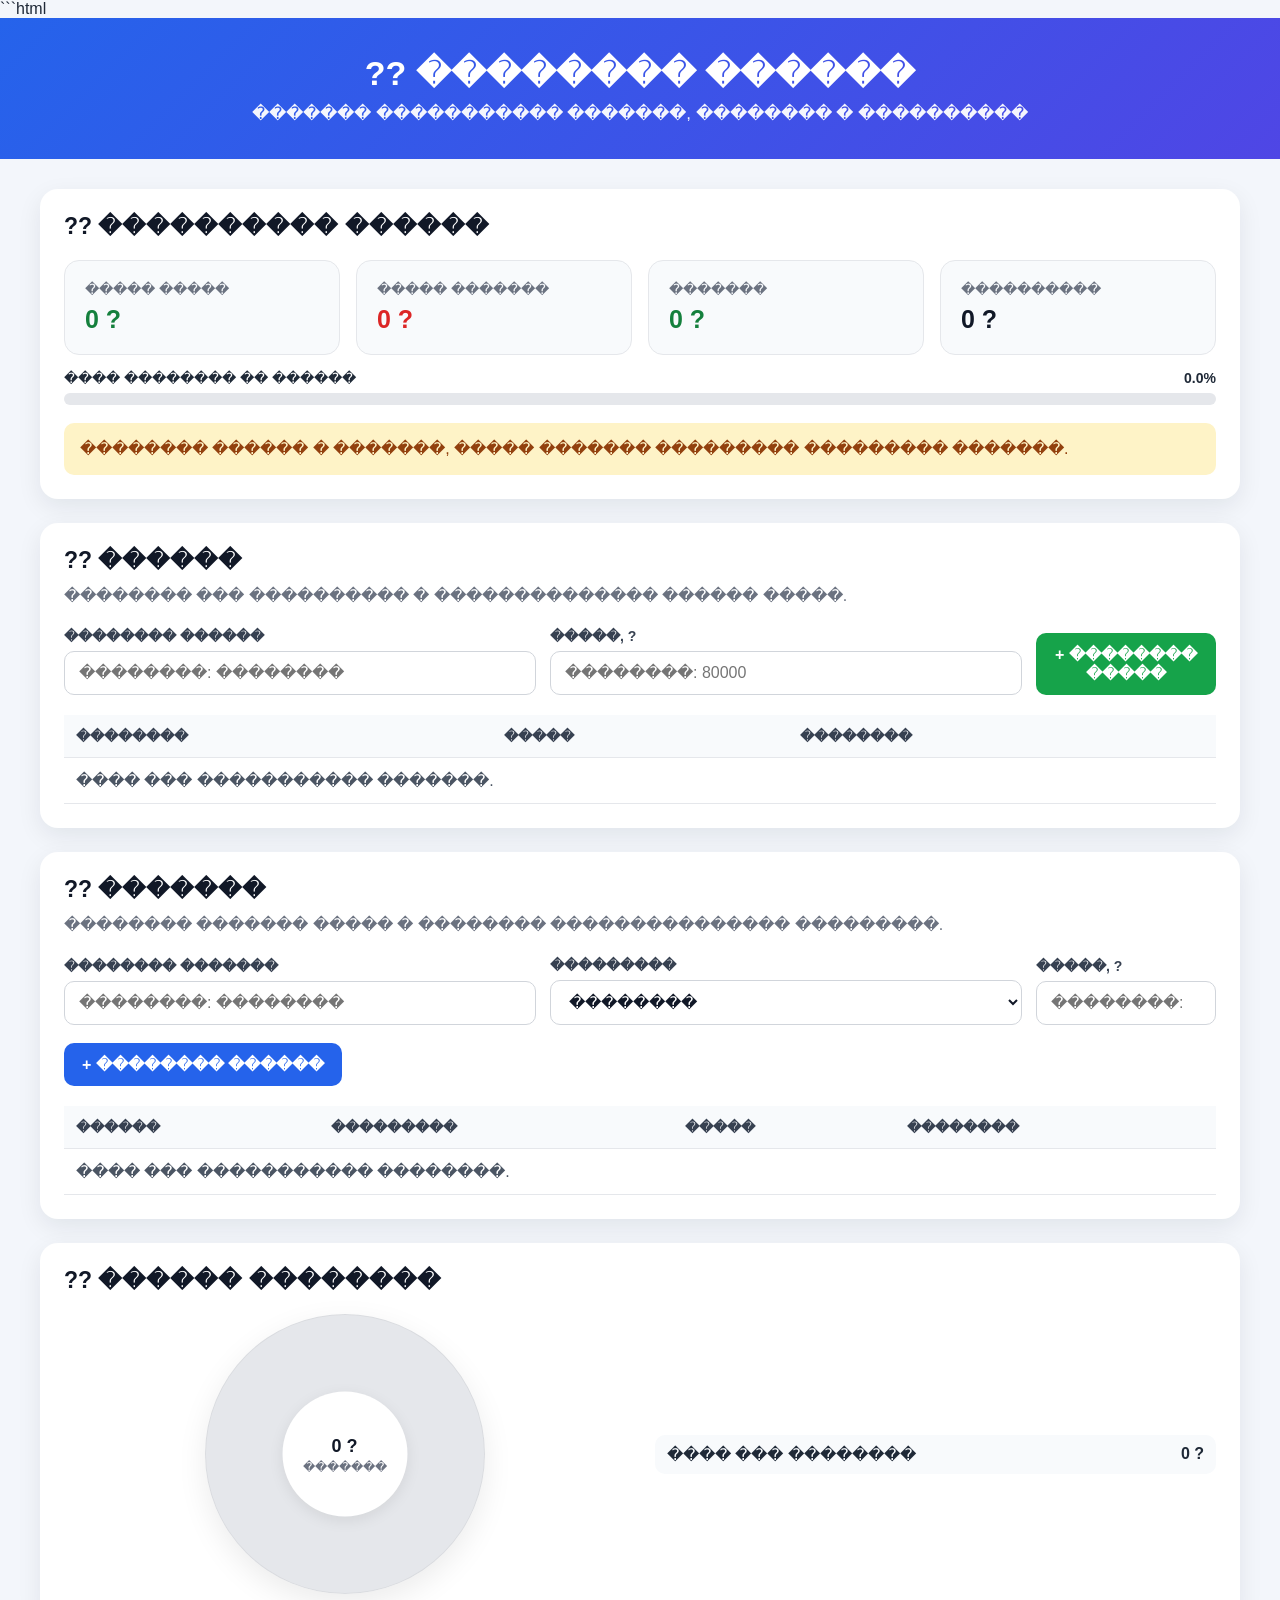
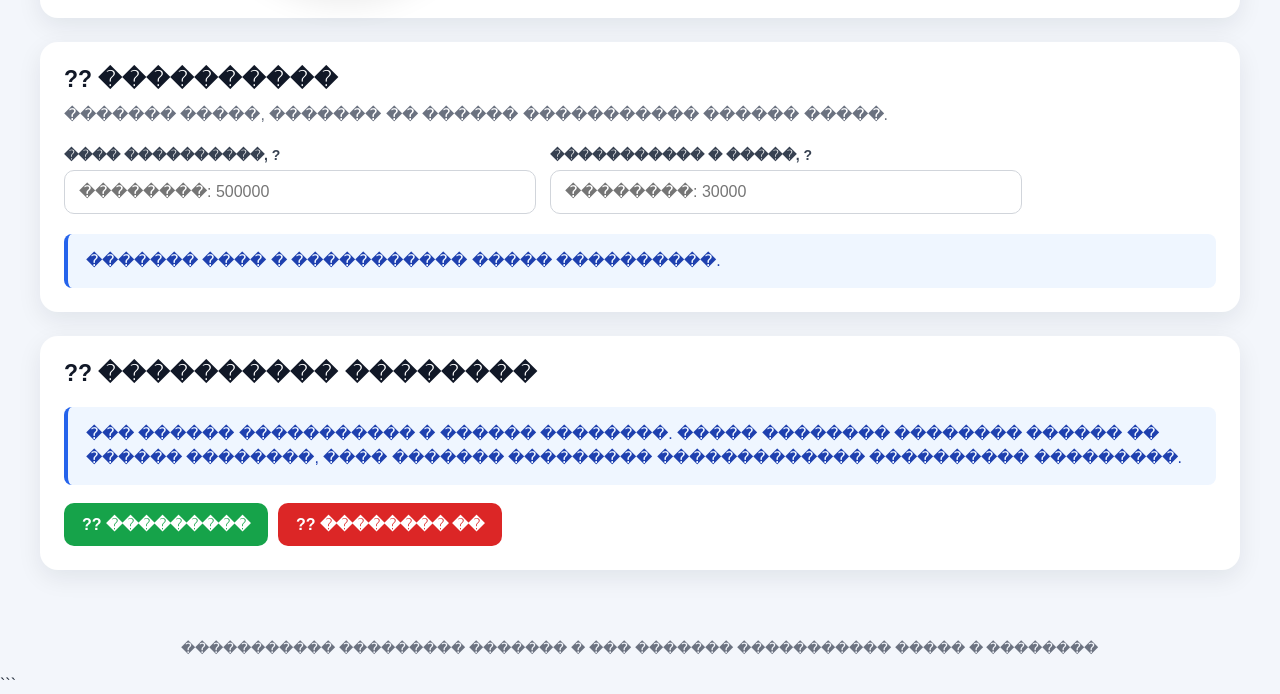
<file: семейный калькулятор бюджета.html>
```html
<!DOCTYPE html>
<html lang="ru">
<head>
    <meta charset="UTF-8">

    <!-- ���������� ����������� �� ��������� -->
    <meta name="viewport" content="width=device-width, initial-scale=1.0">

    <title>����������� ��������� �������</title>

    <style>
        /* =========================================================
           ����������� ��������� �������
           ��� ����� ��������� ������ ����� �����.
           ========================================================= */

        * {
            box-sizing: border-box;
        }

        html {
            scroll-behavior: smooth;
        }

        body {
            margin: 0;
            font-family: Arial, Helvetica, sans-serif;
            background: #f3f6fb;
            color: #1f2937;
        }

        button,
        input,
        select {
            font: inherit;
        }

        button {
            cursor: pointer;
        }

        /* =========================
           �����
           ========================= */

        .header {
            background: linear-gradient(135deg, #2563eb, #4f46e5);
            color: white;
            padding: 35px 20px;
            text-align: center;
        }

        .header h1 {
            margin: 0 0 10px;
            font-size: 34px;
        }

        .header p {
            margin: 0;
            font-size: 17px;
            opacity: 0.95;
        }

        /* =========================
           �������� ���������
           ========================= */

        .container {
            width: min(1200px, calc(100% - 30px));
            margin: 30px auto 50px;
        }

        /* =========================
           ��������
           ========================= */

        .card {
            background: white;
            border-radius: 18px;
            padding: 24px;
            margin-bottom: 24px;
            box-shadow: 0 8px 25px rgba(15, 23, 42, 0.08);
        }

        .card h2 {
            margin: 0 0 20px;
            font-size: 23px;
            color: #111827;
        }

        .card-description {
            color: #6b7280;
            margin-top: -10px;
            margin-bottom: 20px;
            line-height: 1.5;
        }

        /* =========================
           ������
           ========================= */

        .summary-grid {
            display: grid;
            grid-template-columns: repeat(4, 1fr);
            gap: 16px;
        }

        .summary-item {
            border-radius: 15px;
            padding: 20px;
            background: #f8fafc;
            border: 1px solid #e5e7eb;
        }

        .summary-title {
            color: #6b7280;
            font-size: 14px;
            margin-bottom: 8px;
        }

        .summary-value {
            font-size: 25px;
            font-weight: bold;
            color: #111827;
        }

        .income-value {
            color: #15803d;
        }

        .expense-value {
            color: #dc2626;
        }

        .balance-positive {
            color: #15803d;
        }

        .balance-negative {
            color: #dc2626;
        }

        /* =========================
           �����
           ========================= */

        .form-grid {
            display: grid;
            grid-template-columns: 1fr 1fr 180px;
            gap: 14px;
            align-items: end;
        }

        .form-group {
            display: flex;
            flex-direction: column;
            gap: 7px;
        }

        .form-group label {
            font-size: 14px;
            font-weight: bold;
            color: #374151;
        }

        input,
        select {
            width: 100%;
            padding: 12px 14px;
            border: 1px solid #d1d5db;
            border-radius: 10px;
            background: white;
            color: #111827;
            outline: none;
            transition: 0.2s;
        }

        input:focus,
        select:focus {
            border-color: #2563eb;
            box-shadow: 0 0 0 3px rgba(37, 99, 235, 0.12);
        }

        /* =========================
           ������
           ========================= */

        .btn {
            border: none;
            border-radius: 10px;
            padding: 12px 18px;
            font-weight: bold;
            transition: 0.2s;
        }

        .btn:hover {
            transform: translateY(-1px);
            opacity: 0.94;
        }

        .btn-primary {
            background: #2563eb;
            color: white;
        }

        .btn-success {
            background: #16a34a;
            color: white;
        }

        .btn-danger {
            background: #dc2626;
            color: white;
        }

        .btn-secondary {
            background: #64748b;
            color: white;
        }

        .btn-light {
            background: #e5e7eb;
            color: #1f2937;
        }

        .actions {
            display: flex;
            flex-wrap: wrap;
            gap: 10px;
            margin-top: 18px;
        }

        /* =========================
           �������
           ========================= */

        .table-wrapper {
            width: 100%;
            overflow-x: auto;
        }

        table {
            width: 100%;
            border-collapse: collapse;
            min-width: 650px;
        }

        th,
        td {
            padding: 13px 12px;
            border-bottom: 1px solid #e5e7eb;
            text-align: left;
        }

        th {
            background: #f8fafc;
            color: #374151;
            font-size: 14px;
        }

        td {
            color: #4b5563;
        }

        .amount {
            font-weight: bold;
            color: #111827;
        }

        .delete-btn {
            border: none;
            background: #fee2e2;
            color: #b91c1c;
            padding: 7px 10px;
            border-radius: 8px;
            font-weight: bold;
        }

        .delete-btn:hover {
            background: #fecaca;
        }

        /* =========================
           ���������
           ========================= */

        .chart-section {
            display: grid;
            grid-template-columns: 1fr 1fr;
            gap: 30px;
            align-items: center;
        }

        .chart-container {
            position: relative;
            width: 280px;
            height: 280px;
            margin: auto;
        }

        .pie-chart {
            width: 100%;
            height: 100%;
            border-radius: 50%;
            background: conic-gradient(#e5e7eb 0deg 360deg);
            box-shadow:
                inset 0 0 0 1px rgba(0,0,0,0.05),
                0 10px 30px rgba(0,0,0,0.08);
        }

        .chart-center {
            position: absolute;
            width: 125px;
            height: 125px;
            border-radius: 50%;
            background: white;
            left: 50%;
            top: 50%;
            transform: translate(-50%, -50%);
            display: flex;
            flex-direction: column;
            align-items: center;
            justify-content: center;
            box-shadow: 0 4px 15px rgba(0,0,0,0.08);
            text-align: center;
        }

        .chart-center strong {
            font-size: 18px;
            color: #111827;
        }

        .chart-center span {
            font-size: 12px;
            color: #6b7280;
            margin-top: 3px;
        }

        .legend {
            display: flex;
            flex-direction: column;
            gap: 10px;
        }

        .legend-item {
            display: flex;
            justify-content: space-between;
            align-items: center;
            padding: 10px 12px;
            background: #f8fafc;
            border-radius: 10px;
        }

        .legend-name {
            display: flex;
            align-items: center;
            gap: 9px;
        }

        .legend-color {
            width: 13px;
            height: 13px;
            border-radius: 4px;
        }

        /* =========================
           ��������
           ========================= */

        .progress-wrapper {
            margin-top: 15px;
        }

        .progress-label {
            display: flex;
            justify-content: space-between;
            margin-bottom: 7px;
            font-size: 14px;
        }

        .progress {
            width: 100%;
            height: 12px;
            background: #e5e7eb;
            border-radius: 20px;
            overflow: hidden;
        }

        .progress-bar {
            height: 100%;
            width: 0%;
            background: #2563eb;
            border-radius: 20px;
            transition: width 0.4s ease;
        }

        /* =========================
           ���������
           ========================= */

        .message {
            padding: 14px 16px;
            border-radius: 10px;
            margin-top: 18px;
            display: none;
            line-height: 1.5;
        }

        .message.show {
            display: block;
        }

        .message-success {
            background: #dcfce7;
            color: #166534;
        }

        .message-warning {
            background: #fef3c7;
            color: #92400e;
        }

        .message-danger {
            background: #fee2e2;
            color: #991b1b;
        }

        /* =========================
           ���������
           ========================= */

        .info-box {
            background: #eff6ff;
            border-left: 4px solid #2563eb;
            padding: 15px 18px;
            border-radius: 8px;
            color: #1e40af;
            line-height: 1.5;
        }

        /* =========================
           �����
           ========================= */

        footer {
            text-align: center;
            color: #6b7280;
            padding: 20px;
            font-size: 14px;
        }

        /* =========================
           ���������
           ========================= */

        @media (max-width: 900px) {
            .summary-grid {
                grid-template-columns: repeat(2, 1fr);
            }

            .form-grid {
                grid-template-columns: 1fr 1fr;
            }

            .form-grid .full-mobile {
                grid-column: 1 / -1;
            }

            .chart-section {
                grid-template-columns: 1fr;
            }
        }

        @media (max-width: 600px) {
            .header {
                padding: 25px 15px;
            }

            .header h1 {
                font-size: 26px;
            }

            .header p {
                font-size: 15px;
            }

            .container {
                width: min(100% - 20px, 1200px);
                margin-top: 15px;
            }

            .card {
                padding: 17px;
                border-radius: 14px;
            }

            .summary-grid {
                grid-template-columns: 1fr 1fr;
                gap: 10px;
            }

            .summary-item {
                padding: 14px;
            }

            .summary-value {
                font-size: 19px;
            }

            .form-grid {
                grid-template-columns: 1fr;
            }

            .form-grid .full-mobile {
                grid-column: auto;
            }

            .btn {
                width: 100%;
            }

            .actions {
                flex-direction: column;
            }

            .chart-container {
                width: 230px;
                height: 230px;
            }
        }
    </style>
</head>

<body>

<!-- =========================================================
     ����� �����
     ========================================================= -->

<header class="header">
    <h1>?? �������� ������</h1>
    <p>������� ����������� �������, �������� � ����������</p>
</header>


<main class="container">

    <!-- =====================================================
         ���� 1. ������
         ===================================================== -->

    <section class="card">

        <h2>?? ���������� ������</h2>

        <div class="summary-grid">

            <div class="summary-item">
                <div class="summary-title">����� �����</div>
                <div id="totalIncome" class="summary-value income-value">
                    0 ?
                </div>
            </div>

            <div class="summary-item">
                <div class="summary-title">����� �������</div>
                <div id="totalExpenses" class="summary-value expense-value">
                    0 ?
                </div>
            </div>

            <div class="summary-item">
                <div class="summary-title">�������</div>
                <div id="balance" class="summary-value balance-positive">
                    0 ?
                </div>
            </div>

            <div class="summary-item">
                <div class="summary-title">����������</div>
                <div id="savings" class="summary-value">
                    0 ?
                </div>
            </div>

        </div>

        <div class="progress-wrapper">

            <div class="progress-label">
                <span>���� �������� �� ������</span>
                <strong id="expensePercent">0%</strong>
            </div>

            <div class="progress">
                <div
                    id="expenseProgress"
                    class="progress-bar">
                </div>
            </div>

        </div>

        <div
            id="statusMessage"
            class="message">
        </div>

    </section>


    <!-- =====================================================
         ���� 2. ������
         ===================================================== -->

    <section class="card">

        <h2>?? ������</h2>

        <p class="card-description">
            �������� ��� ���������� � �������������� ������ �����.
        </p>

        <div class="form-grid">

            <div class="form-group">
                <label for="incomeName">
                    �������� ������
                </label>

                <input
                    id="incomeName"
                    type="text"
                    placeholder="��������: ��������"
                >
            </div>


            <div class="form-group">
                <label for="incomeAmount">
                    �����, ?
                </label>

                <input
                    id="incomeAmount"
                    type="number"
                    min="0"
                    step="0.01"
                    placeholder="��������: 80000"
                >
            </div>


            <button
                id="addIncomeBtn"
                class="btn btn-success">
                + �������� �����
            </button>

        </div>


        <div class="table-wrapper" style="margin-top: 20px;">

            <table>

                <thead>
                    <tr>
                        <th>��������</th>
                        <th>�����</th>
                        <th>��������</th>
                    </tr>
                </thead>

                <tbody id="incomeTable">
                </tbody>

            </table>

        </div>

    </section>


    <!-- =====================================================
         ���� 3. �������
         ===================================================== -->

    <section class="card">

        <h2>?? �������</h2>

        <p class="card-description">
            �������� ������� ����� � �������� ��������������� ���������.
        </p>

        <div class="form-grid">

            <div class="form-group">
                <label for="expenseName">
                    �������� �������
                </label>

                <input
                    id="expenseName"
                    type="text"
                    placeholder="��������: ��������"
                >
            </div>


            <div class="form-group">
                <label for="expenseCategory">
                    ���������
                </label>

                <select id="expenseCategory">

                    <option value="��������">
                        ��������
                    </option>

                    <option value="�����">
                        �����
                    </option>

                    <option value="������������ ������">
                        ������������ ������
                    </option>

                    <option value="���������">
                        ���������
                    </option>

                    <option value="��������">
                        ��������
                    </option>

                    <option value="�����������">
                        �����������
                    </option>

                    <option value="������">
                        ������
                    </option>

                    <option value="�����������">
                        �����������
                    </option>

                    <option value="�������">
                        �������
                    </option>

                    <option value="����� � ��������">
                        ����� � ��������
                    </option>

                    <option value="������">
                        ������
                    </option>

                </select>

            </div>


            <div class="form-group">

                <label for="expenseAmount">
                    �����, ?
                </label>

                <input
                    id="expenseAmount"
                    type="number"
                    min="0"
                    step="0.01"
                    placeholder="��������: 15000"
                >

            </div>

        </div>


        <div class="actions">

            <button
                id="addExpenseBtn"
                class="btn btn-primary">
                + �������� ������
            </button>

        </div>


        <div class="table-wrapper" style="margin-top: 20px;">

            <table>

                <thead>
                    <tr>
                        <th>������</th>
                        <th>���������</th>
                        <th>�����</th>
                        <th>��������</th>
                    </tr>
                </thead>

                <tbody id="expenseTable">
                </tbody>

            </table>

        </div>

    </section>


    <!-- =====================================================
         ���� 4. ������ ��������
         ===================================================== -->

    <section class="card">

        <h2>?? ������ ��������</h2>

        <div class="chart-section">

            <div>

                <div class="chart-container">

                    <div
                        id="pieChart"
                        class="pie-chart">
                    </div>

                    <div class="chart-center">

                        <strong id="chartTotal">
                            0 ?
                        </strong>

                        <span>
                            �������
                        </span>

                    </div>

                </div>

            </div>


            <div
                id="legend"
                class="legend">

                <div class="legend-item">
                    <span>
                        ���� ��� ��������
                    </span>

                    <strong>0 ?</strong>
                </div>

            </div>

        </div>

    </section>


    <!-- =====================================================
         ���� 5. ���������� ����
         ===================================================== -->

    <section class="card">

        <h2>?? ����������</h2>

        <p class="card-description">
            ������� �����, ������� �� ������ ����������� ������ �����.
        </p>

        <div class="form-grid">

            <div class="form-group">

                <label for="savingGoal">
                    ���� ����������, ?
                </label>

                <input
                    id="savingGoal"
                    type="number"
                    min="0"
                    step="0.01"
                    placeholder="��������: 500000"
                >

            </div>


            <div class="form-group">

                <label for="monthlySaving">
                    ����������� � �����, ?
                </label>

                <input
                    id="monthlySaving"
                    type="number"
                    min="0"
                    step="0.01"
                    placeholder="��������: 30000"
                >

            </div>

            <div></div>

        </div>


        <div
            id="savingResult"
            class="info-box"
            style="margin-top: 20px;">

            ������� ���� � ����������� ����� ����������.

        </div>

    </section>


    <!-- =====================================================
         ���� 6. ���������� �������
         ===================================================== -->

    <section class="card">

        <h2>?? ���������� ��������</h2>

        <div class="info-box">

            ��� ������ ����������� � ������ ��������.
            ����� �������� �������� ������ �� ������ ��������,
            ���� ������� ��������� ������������� ���������� ���������.

        </div>

        <div class="actions">

            <button
                id="saveBtn"
                class="btn btn-success">
                ?? ���������
            </button>

            <button
                id="clearBtn"
                class="btn btn-danger">
                ?? �������� ��
            </button>

        </div>

    </section>

</main>


<footer>
    ����������� ��������� ������� � ��� ������� ����������� ����� � ��������
</footer>


<script>
/* ============================================================
   JAVASCRIPT
   ������ ������������
   ============================================================ */


/* ============================================================
   1. ��������� ������
   ============================================================ */

let incomes = [];
let expenses = [];

let savingGoal = 0;
let monthlySaving = 0;


/* ============================================================
   2. ����� ��� ���������
   ============================================================ */

const categoryColors = {

    "��������": "#2563eb",

    "�����": "#7c3aed",

    "������������ ������": "#0891b2",

    "���������": "#16a34a",

    "��������": "#dc2626",

    "�����������": "#ea580c",

    "������": "#db2777",

    "�����������": "#9333ea",

    "�������": "#ca8a04",

    "����� � ��������": "#0f766e",

    "������": "#64748b"

};


/* ============================================================
   3. ��������� ��������� ��������
   ============================================================ */

const incomeName =
    document.getElementById("incomeName");

const incomeAmount =
    document.getElementById("incomeAmount");

const expenseName =
    document.getElementById("expenseName");

const expenseCategory =
    document.getElementById("expenseCategory");

const expenseAmount =
    document.getElementById("expenseAmount");

const incomeTable =
    document.getElementById("incomeTable");

const expenseTable =
    document.getElementById("expenseTable");

const totalIncomeElement =
    document.getElementById("totalIncome");

const totalExpensesElement =
    document.getElementById("totalExpenses");

const balanceElement =
    document.getElementById("balance");

const savingsElement =
    document.getElementById("savings");

const expensePercentElement =
    document.getElementById("expensePercent");

const expenseProgress =
    document.getElementById("expenseProgress");

const statusMessage =
    document.getElementById("statusMessage");

const pieChart =
    document.getElementById("pieChart");

const chartTotal =
    document.getElementById("chartTotal");

const legend =
    document.getElementById("legend");

const savingGoalInput =
    document.getElementById("savingGoal");

const monthlySavingInput =
    document.getElementById("monthlySaving");

const savingResult =
    document.getElementById("savingResult");


/* ============================================================
   4. �������������� �����
   ============================================================ */

function formatMoney(value) {

    return Number(value || 0).toLocaleString("ru-RU", {
        minimumFractionDigits: 0,
        maximumFractionDigits: 2
    }) + " ?";

}


/* ============================================================
   5. ���������� ������
   ============================================================ */

function addIncome() {

    const name =
        incomeName.value.trim();

    const amount =
        Number(incomeAmount.value);


    if (!name) {

        alert("������� �������� ������.");

        incomeName.focus();

        return;
    }


    if (!Number.isFinite(amount) || amount <= 0) {

        alert("������� ���������� ����� ������.");

        incomeAmount.focus();

        return;
    }


    incomes.push({

        id: Date.now(),

        name: name,

        amount: amount

    });


    incomeName.value = "";
    incomeAmount.value = "";


    renderAll();

    saveData();

    incomeName.focus();
}


/* ============================================================
   6. ���������� �������
   ============================================================ */

function addExpense() {

    const name =
        expenseName.value.trim();

    const category =
        expenseCategory.value;

    const amount =
        Number(expenseAmount.value);


    if (!name) {

        alert("������� �������� �������.");

        expenseName.focus();

        return;
    }


    if (!Number.isFinite(amount) || amount <= 0) {

        alert("������� ���������� ����� �������.");

        expenseAmount.focus();

        return;
    }


    expenses.push({

        id: Date.now(),

        name: name,

        category: category,

        amount: amount

    });


    expenseName.value = "";
    expenseAmount.value = "";


    renderAll();

    saveData();

    expenseName.focus();
}


/* ============================================================
   7. �������� ������
   ============================================================ */

function deleteIncome(id) {

    incomes =
        incomes.filter(item => item.id !== id);

    renderAll();

    saveData();
}


/* ============================================================
   8. �������� �������
   ============================================================ */

function deleteExpense(id) {

    expenses =
        expenses.filter(item => item.id !== id);

    renderAll();

    saveData();
}


/* ============================================================
   9. ������ �������
   ============================================================ */

function renderIncomeTable() {

    incomeTable.innerHTML = "";


    if (incomes.length === 0) {

        incomeTable.innerHTML = `
            <tr>
                <td colspan="3">
                    ���� ��� ����������� �������.
                </td>
            </tr>
        `;

        return;
    }


    incomes.forEach(item => {

        const row =
            document.createElement("tr");


        row.innerHTML = `

            <td>
                ${escapeHtml(item.name)}
            </td>

            <td class="amount">
                ${formatMoney(item.amount)}
            </td>

            <td>

                <button
                    class="delete-btn"
                    onclick="deleteIncome(${item.id})">

                    �������

                </button>

            </td>
        `;


        incomeTable.appendChild(row);

    });

}


/* ============================================================
   10. ������ ��������
   ============================================================ */

function renderExpenseTable() {

    expenseTable.innerHTML = "";


    if (expenses.length === 0) {

        expenseTable.innerHTML = `
            <tr>
                <td colspan="4">
                    ���� ��� ����������� ��������.
                </td>
            </tr>
        `;

        return;
    }


    expenses.forEach(item => {

        const row =
            document.createElement("tr");


        row.innerHTML = `

            <td>
                ${escapeHtml(item.name)}
            </td>

            <td>
                ${escapeHtml(item.category)}
            </td>

            <td class="amount">
                ${formatMoney(item.amount)}
            </td>

            <td>

                <button
                    class="delete-btn"
                    onclick="deleteExpense(${item.id})">

                    �������

                </button>

            </td>

        `;


        expenseTable.appendChild(row);

    });

}


/* ============================================================
   11. ������ �� HTML-���� ����� ������������
   ============================================================ */

function escapeHtml(value) {

    return String(value)

        .replace(/&/g, "&amp;")

        .replace(/</g, "&lt;")

        .replace(/>/g, "&gt;")

        .replace(/"/g, "&quot;")

        .replace(/'/g, "&#039;");
}


/* ============================================================
   12. ����ר� ������ ������
   ============================================================ */

function calculateIncome() {

    return incomes.reduce(

        (sum, item) =>
            sum + Number(item.amount || 0),

        0
    );
}


/* ============================================================
   13. ����ר� ����� ��������
   ============================================================ */

function calculateExpenses() {

    return expenses.reduce(

        (sum, item) =>
            sum + Number(item.amount || 0),

        0
    );
}


/* ============================================================
   14. ���������� ������
   ============================================================ */

function updateSummary() {

    const income =
        calculateIncome();

    const expensesTotal =
        calculateExpenses();

    const balance =
        income - expensesTotal;


    totalIncomeElement.textContent =
        formatMoney(income);

    totalExpensesElement.textContent =
        formatMoney(expensesTotal);

    balanceElement.textContent =
        formatMoney(balance);


    /* ������� */

    if (balance >= 0) {

        balanceElement.classList.remove(
            "balance-negative"
        );

        balanceElement.classList.add(
            "balance-positive"
        );

    } else {

        balanceElement.classList.remove(
            "balance-positive"
        );

        balanceElement.classList.add(
            "balance-negative"
        );
    }


    /* ���������� */

    const availableForSavings =
        Math.max(balance, 0);

    savingsElement.textContent =
        formatMoney(availableForSavings);


    /* ������� �������� */

    let expensePercent = 0;


    if (income > 0) {

        expensePercent =
            (expensesTotal / income) * 100;

    }


    expensePercentElement.textContent =
        expensePercent.toFixed(1) + "%";


    /*
       ������������ ������ ����������
       ��������� �� 0 �� 100%.
    */

    const progressValue =
        Math.min(expensePercent, 100);


    expenseProgress.style.width =
        progressValue + "%";


    /* ������ ������� */

    statusMessage.className =
        "message show";


    if (income === 0 && expensesTotal === 0) {

        statusMessage.classList.add(
            "message-warning"
        );

        statusMessage.textContent =
            "�������� ������ � �������, ����� ������� ��������� ��������� �������.";

    }

    else if (balance > 0) {

        statusMessage.classList.add(
            "message-success"
        );

        statusMessage.textContent =
            "��� ������ ��������� � �����. ����� �������� �������� �������� ��������� ��������.";

    }

    else if (balance === 0) {

        statusMessage.classList.add(
            "message-warning"
        );

        statusMessage.textContent =
            "������ ��������� ��������� �������. ���������� ������� ���.";

    }

    else {

        statusMessage.classList.add(
            "message-danger"
        );

        statusMessage.textContent =
            "��������: ������� ��������� ������ �� " +
            formatMoney(Math.abs(balance)) +
            ".";

    }

}


/* ============================================================
   15. ������ ���������
   ============================================================ */

function getCategoryTotals() {

    const totals = {};


    expenses.forEach(item => {

        if (!totals[item.category]) {

            totals[item.category] = 0;

        }


        totals[item.category] +=
            Number(item.amount || 0);

    });


    return totals;
}


/* ============================================================
   16. ���������� ���������
   ============================================================ */

function updateChart() {

    const totals =
        getCategoryTotals();

    const entries =
        Object.entries(totals);

    const total =
        calculateExpenses();


    chartTotal.textContent =
        formatMoney(total);


    /* ���� �������� ��� */

    if (entries.length === 0) {

        pieChart.style.background =
            "conic-gradient(#e5e7eb 0deg 360deg)";


        legend.innerHTML = `

            <div class="legend-item">

                <span>
                    ���� ��� ��������
                </span>

                <strong>
                    0 ?
                </strong>

            </div>

        `;

        return;
    }


    let currentDegree = 0;

    const gradients = [];


    entries.forEach(([category, amount]) => {

        const percent =
            amount / total;

        const degrees =
            percent * 360;

        const start =
            currentDegree;

        const end =
            currentDegree + degrees;


        const color =
            categoryColors[category] ||
            "#64748b";


        gradients.push(
            `${color} ${start}deg ${end}deg`
        );


        currentDegree =
            end;

    });


    pieChart.style.background =
        `conic-gradient(${gradients.join(", ")})`;


    /* ������� */

    legend.innerHTML = "";


    entries

        .sort((a, b) => b[1] - a[1])

        .forEach(([category, amount]) => {

            const percent =
                total > 0
                    ? (amount / total) * 100
                    : 0;


            const color =
                categoryColors[category] ||
                "#64748b";


            const item =
                document.createElement("div");


            item.className =
                "legend-item";


            item.innerHTML = `

                <span class="legend-name">

                    <span
                        class="legend-color"
                        style="background:${color}">
                    </span>

                    ${escapeHtml(category)}

                </span>

                <strong>
                    ${formatMoney(amount)}
                    (${percent.toFixed(1)}%)
                </strong>

            `;


            legend.appendChild(item);

        });

}


/* ============================================================
   17. ���ר� ���� ����������
   ============================================================ */

function updateSavings() {

    const goal =
        Number(savingGoalInput.value) || 0;

    const monthly =
        Number(monthlySavingInput.value) || 0;


    savingGoal =
        goal;

    monthlySaving =
        monthly;


    if (goal <= 0 || monthly <= 0) {

        savingResult.className =
            "info-box";

        savingResult.textContent =
            "������� ���� � ����������� ����� ����������.";

        return;
    }


    const months =
        Math.ceil(goal / monthly);


    const years =
        Math.floor(months / 12);

    const remainingMonths =
        months % 12;


    let timeText = "";


    if (years > 0) {

        timeText +=
            years +
            " " +
            getYearWord(years);

    }


    if (remainingMonths > 0) {

        if (timeText) {

            timeText += " ";

        }

        timeText +=
            remainingMonths +
            " " +
            getMonthWord(remainingMonths);

    }


    savingResult.className =
        "info-box";


    savingResult.innerHTML =

        "?? ����� �������� <strong>" +

        formatMoney(goal) +

        "</strong>, ���������� �� <strong>" +

        formatMoney(monthly) +

        "</strong> � �����, ����������� �������� <strong>" +

        timeText +

        "</strong>.";
}


/* ============================================================
   18. ���������� ��������� ����� ���Ļ
   ============================================================ */

function getYearWord(number) {

    const n =
        Math.abs(number) % 100;

    const n1 =
        n % 10;


    if (n >= 11 && n <= 19) {

        return "���";

    }


    if (n1 === 1) {

        return "���";

    }


    if (n1 >= 2 && n1 <= 4) {

        return "����";

    }


    return "���";
}


/* ============================================================
   19. ���������� ��������� ����� �����ֻ
   ============================================================ */

function getMonthWord(number) {

    const n =
        Math.abs(number) % 100;

    const n1 =
        n % 10;


    if (n >= 11 && n <= 19) {

        return "�������";

    }


    if (n1 === 1) {

        return "�����";

    }


    if (n1 >= 2 && n1 <= 4) {

        return "������";

    }


    return "�������";
}


/* ============================================================
   20. ���������� ������
   ============================================================ */

function saveData() {

    const data = {

        incomes: incomes,

        expenses: expenses,

        savingGoal: savingGoal,

        monthlySaving: monthlySaving

    };


    try {

        localStorage.setItem(
            "familyBudgetData",
            JSON.stringify(data)
        );

    } catch (error) {

        console.warn(
            "�� ������� ��������� ������:",
            error
        );

    }

}


/* ============================================================
   21. �������� ������
   ============================================================ */

function loadData() {

    try {

        const saved =
            localStorage.getItem(
                "familyBudgetData"
            );


        if (!saved) {

            return;

        }


        const data =
            JSON.parse(saved);


        if (Array.isArray(data.incomes)) {

            incomes =
                data.incomes;

        }


        if (Array.isArray(data.expenses)) {

            expenses =
                data.expenses;

        }


        savingGoal =
            Number(data.savingGoal) || 0;

        monthlySaving =
            Number(data.monthlySaving) || 0;


        savingGoalInput.value =
            savingGoal || "";

        monthlySavingInput.value =
            monthlySaving || "";


    } catch (error) {

        console.warn(
            "�� ������� ��������� ����������� ������:",
            error
        );

    }

}


/* ============================================================
   22. ������ �����������
   ============================================================ */

function renderAll() {

    renderIncomeTable();

    renderExpenseTable();

    updateSummary();

    updateChart();

    updateSavings();

}


/* ============================================================
   23. ������� ����� �������
   ============================================================ */

function clearAll() {

    const confirmed =
        confirm(
            "�� ������������� ������ ������� ��� ������, ������� � ���� ����������?"
        );


    if (!confirmed) {

        return;

    }


    incomes = [];

    expenses = [];

    savingGoal = 0;

    monthlySaving = 0;


    savingGoalInput.value = "";

    monthlySavingInput.value = "";


    try {

        localStorage.removeItem(
            "familyBudgetData"
        );

    } catch (error) {

        console.warn(error);

    }


    renderAll();

}


/* ============================================================
   24. ������ ����������
   ============================================================ */

function manualSave() {

    saveData();

    alert(
        "������ ��������� ������� ��������� � ��������."
    );

}


/* ============================================================
   25. ����������� ������
   ============================================================ */

document
    .getElementById("addIncomeBtn")
    .addEventListener(
        "click",
        addIncome
    );


document
    .getElementById("addExpenseBtn")
    .addEventListener(
        "click",
        addExpense
    );


document
    .getElementById("clearBtn")
    .addEventListener(
        "click",
        clearAll
    );


document
    .getElementById("saveBtn")
    .addEventListener(
        "click",
        manualSave
    );


savingGoalInput
    .addEventListener(
        "input",
        updateSavings
    );


monthlySavingInput
    .addEventListener(
        "input",
        updateSavings
    );


/* ============================================================
   26. ���������� �� ENTER
   ============================================================ */

incomeName.addEventListener(
    "keydown",
    function(event) {

        if (event.key === "Enter") {

            addIncome();

        }

    }
);


incomeAmount.addEventListener(
    "keydown",
    function(event) {

        if (event.key === "Enter") {

            addIncome();

        }

    }
);


expenseName.addEventListener(
    "keydown",
    function(event) {

        if (event.key === "Enter") {

            addExpense();

        }

    }
);


expenseAmount.addEventListener(
    "keydown",
    function(event) {

        if (event.key === "Enter") {

            addExpense();

        }

    }
);


/* ============================================================
   27. ������ ��� �������� ��������
   ============================================================ */

loadData();

renderAll();

</script>

</body>
</html>
```
</file>
<file: css/styles.css>
/* =========================================================
   СЕМЕЙНЫЙ БЮДЖЕТ
   CSS-СТИЛИ
   ========================================================= */

/* ---------- Основные переменные ---------- */

:root {
    --bg: #f4f7fb;
    --card: #ffffff;
    --text: #1f2937;
    --muted: #6b7280;
    --border: #e5e7eb;

    --primary: #4f46e5;
    --primary-hover: #4338ca;

    --income: #16a34a;
    --income-bg: #dcfce7;

    --expense: #dc2626;
    --expense-bg: #fee2e2;

    --balance: #2563eb;
    --balance-bg: #dbeafe;

    --warning: #d97706;
    --warning-bg: #fef3c7;

    --shadow: 0 10px 30px rgba(15, 23, 42, 0.08);

    --radius: 18px;
}

/* ---------- Тёмная тема ---------- */

body.dark {
    --bg: #111827;
    --card: #1f2937;
    --text: #f9fafb;
    --muted: #9ca3af;
    --border: #374151;

    --primary: #818cf8;
    --primary-hover: #6366f1;

    --income: #4ade80;
    --income-bg: #14532d;

    --expense: #f87171;
    --expense-bg: #7f1d1d;

    --balance: #60a5fa;
    --balance-bg: #1e3a8a;

    --warning: #fbbf24;
    --warning-bg: #78350f;

    --shadow: 0 10px 30px rgba(0, 0, 0, 0.25);
}

/* ---------- Общие стили ---------- */

* {
    box-sizing: border-box;
}

html {
    scroll-behavior: smooth;
}

body {
    margin: 0;
    padding: 0;

    font-family:
        -apple-system,
        BlinkMacSystemFont,
        "Segoe UI",
        Roboto,
        Arial,
        sans-serif;

    background: var(--bg);
    color: var(--text);

    transition:
        background 0.25s ease,
        color 0.25s ease;
}

button,
input,
select {
    font: inherit;
}

/* ---------- Главный контейнер ---------- */

.container {
    width: min(1200px, calc(100% - 32px));
    margin: 0 auto;
}

/* ---------- Шапка ---------- */

.header {
    padding: 28px 0 20px;
}

.header-inner {
    display: flex;
    align-items: center;
    justify-content: space-between;
    gap: 20px;
}

.logo {
    display: flex;
    align-items: center;
    gap: 14px;
}

.logo-icon {
    width: 54px;
    height: 54px;

    display: flex;
    align-items: center;
    justify-content: center;

    border-radius: 16px;

    background: linear-gradient(
        135deg,
        #6366f1,
        #8b5cf6
    );

    color: white;
    font-size: 28px;

    box-shadow:
        0 8px 20px rgba(99, 102, 241, 0.25);
}

.logo h1 {
    margin: 0;
    font-size: 28px;
    line-height: 1.2;
}

.logo p {
    margin: 5px 0 0;
    color: var(--muted);
    font-size: 14px;
}

/* ---------- Кнопки ---------- */

.btn {
    border: 0;
    border-radius: 12px;

    padding: 11px 16px;

    cursor: pointer;

    display: inline-flex;
    align-items: center;
    justify-content: center;
    gap: 8px;

    font-weight: 600;

    transition:
        transform 0.15s ease,
        background 0.2s ease,
        opacity 0.2s ease;
}

.btn:hover {
    transform: translateY(-1px);
}

.btn:active {
    transform: translateY(0);
}

.btn-primary {
    background: var(--primary);
    color: white;
}

.btn-primary:hover {
    background: var(--primary-hover);
}

.btn-secondary {
    background: var(--border);
    color: var(--text);
}

.btn-danger {
    background: var(--expense-bg);
    color: var(--expense);
}

.btn-small {
    padding: 8px 11px;
    font-size: 13px;
}

/* ---------- Переключатель темы ---------- */

.theme-btn {
    width: 44px;
    height: 44px;

    padding: 0;

    border: 1px solid var(--border);
    border-radius: 12px;

    background: var(--card);
    color: var(--text);

    cursor: pointer;

    font-size: 20px;
}

/* ---------- Карточки статистики ---------- */

.stats {
    display: grid;

    grid-template-columns:
        repeat(4, 1fr);

    gap: 16px;

    margin-bottom: 20px;
}

.stat-card {
    background: var(--card);

    border: 1px solid var(--border);

    border-radius: var(--radius);

    padding: 20px;

    box-shadow: var(--shadow);
}

.stat-top {
    display: flex;
    justify-content: space-between;
    align-items: center;

    margin-bottom: 12px;
}

.stat-title {
    color: var(--muted);
    font-size: 14px;
}

.stat-icon {
    width: 38px;
    height: 38px;

    border-radius: 11px;

    display: flex;
    align-items: center;
    justify-content: center;

    font-size: 18px;
}

.icon-income {
    background: var(--income-bg);
}

.icon-expense {
    background: var(--expense-bg);
}

.icon-balance {
    background: var(--balance-bg);
}

.icon-saving {
    background: var(--warning-bg);
}

.stat-value {
    font-size: 27px;
    font-weight: 800;

    letter-spacing: -0.5px;
}

.income-text {
    color: var(--income);
}

.expense-text {
    color: var(--expense);
}

.balance-text {
    color: var(--balance);
}

.warning-text {
    color: var(--warning);
}

/* ---------- Основная сетка ---------- */

.main-grid {
    display: grid;

    grid-template-columns:
        minmax(300px, 380px)
        1fr;

    gap: 20px;

    align-items: start;
}

/* ---------- Карточка ---------- */

.card {
    background: var(--card);

    border: 1px solid var(--border);

    border-radius: var(--radius);

    padding: 22px;

    box-shadow: var(--shadow);

    margin-bottom: 20px;
}

.card:last-child {
    margin-bottom: 0;
}

.card-header {
    display: flex;
    align-items: center;
    justify-content: space-between;

    gap: 15px;

    margin-bottom: 18px;
}

.card-title {
    margin: 0;

    font-size: 19px;
    font-weight: 750;
}

.card-subtitle {
    margin: 5px 0 0;

    color: var(--muted);

    font-size: 13px;
}

/* ---------- Форма ---------- */

.form-group {
    margin-bottom: 15px;
}

.form-label {
    display: block;

    margin-bottom: 7px;

    font-size: 13px;
    font-weight: 650;
}

.input,
.select {
    width: 100%;

    padding: 12px 13px;

    border-radius: 11px;

    border: 1px solid var(--border);

    background: var(--card);

    color: var(--text);

    outline: none;

    transition:
        border-color 0.2s ease,
        box-shadow 0.2s ease;
}

.input:focus,
.select:focus {
    border-color: var(--primary);

    box-shadow:
        0 0 0 3px rgba(99, 102, 241, 0.12);
}

.row {
    display: grid;

    grid-template-columns:
        1fr 1fr;

    gap: 12px;
}

/* ---------- Переключатель доход/расход ---------- */

.type-switch {
    display: grid;

    grid-template-columns:
        1fr 1fr;

    gap: 8px;

    padding: 5px;

    background: var(--bg);

    border-radius: 13px;

    margin-bottom: 16px;
}

.type-option {
    padding: 11px;

    text-align: center;

    border-radius: 9px;

    cursor: pointer;

    font-weight: 650;

    color: var(--muted);

    transition: 0.2s;
}

.type-option.active-income {
    background: var(--income-bg);
    color: var(--income);
}

.type-option.active-expense {
    background: var(--expense-bg);
    color: var(--expense);
}

.type-option input {
    display: none;
}

/* ---------- Прогресс цели ---------- */

.goal-box {
    padding: 17px;

    border-radius: 15px;

    background: var(--bg);

    border: 1px solid var(--border);
}

.goal-header {
    display: flex;
    justify-content: space-between;

    gap: 10px;

    margin-bottom: 10px;

    font-size: 14px;
}

.progress {
    width: 100%;
    height: 11px;

    overflow: hidden;

    border-radius: 20px;

    background: var(--border);
}

.progress-bar {
    height: 100%;

    width: 0%;

    border-radius: inherit;

    background: linear-gradient(
        90deg,
        #6366f1,
        #8b5cf6
    );

    transition: width 0.4s ease;
}

.goal-percent {
    margin-top: 9px;

    color: var(--muted);

    font-size: 13px;

    text-align: right;
}

/* ---------- Таблица ---------- */

.table-wrap {
    overflow-x: auto;
}

table {
    width: 100%;

    border-collapse: collapse;

    min-width: 650px;
}

th {
    padding: 11px 10px;

    text-align: left;

    color: var(--muted);

    font-size: 12px;

    font-weight: 650;

    border-bottom: 1px solid var(--border);
}

td {
    padding: 13px 10px;

    border-bottom: 1px solid var(--border);

    font-size: 14px;
}

tr:last-child td {
    border-bottom: 0;
}

.badge {
    display: inline-flex;

    align-items: center;

    padding: 5px 9px;

    border-radius: 20px;

    font-size: 12px;

    font-weight: 650;
}

.badge-income {
    background: var(--income-bg);
    color: var(--income);
}

.badge-expense {
    background: var(--expense-bg);
    color: var(--expense);
}

.amount-income {
    color: var(--income);

    font-weight: 750;
}

.amount-expense {
    color: var(--expense);

    font-weight: 750;
}

.actions {
    display: flex;
    gap: 6px;
}

/* ---------- Пустая таблица ---------- */

.empty {
    text-align: center;

    padding: 40px 20px;

    color: var(--muted);
}

.empty-icon {
    font-size: 40px;

    margin-bottom: 10px;
}

/* ---------- Информационный блок ---------- */

.info-box {
    padding: 14px 16px;

    background: var(--bg);

    border-radius: 13px;

    color: var(--muted);

    font-size: 13px;

    line-height: 1.55;

    margin-top: 15px;
}

/* ---------- Нижняя панель ---------- */

.footer-actions {
    display: flex;

    flex-wrap: wrap;

    gap: 10px;
}

/* ---------- Модальное окно ---------- */

.modal {
    position: fixed;

    inset: 0;

    background: rgba(0, 0, 0, 0.5);

    display: none;

    align-items: center;
    justify-content: center;

    padding: 20px;

    z-index: 1000;
}

.modal.show {
    display: flex;
}

.modal-content {
    width: min(500px, 100%);

    background: var(--card);

    border-radius: 20px;

    padding: 24px;

    box-shadow:
        0 30px 80px rgba(0, 0, 0, 0.25);
}

.modal-header {
    display: flex;

    justify-content: space-between;

    align-items: center;

    margin-bottom: 20px;
}

.close-btn {
    border: 0;

    background: transparent;

    color: var(--muted);

    font-size: 25px;

    cursor: pointer;
}

/* ---------- Уведомление ---------- */

.toast {
    position: fixed;

    right: 20px;
    bottom: 20px;

    z-index: 2000;

    padding: 13px 17px;

    border-radius: 12px;

    background: var(--text);
    color: var(--card);

    box-shadow: var(--shadow);

    transform: translateY(20px);

    opacity: 0;

    pointer-events: none;

    transition: 0.25s;
}

.toast.show {
    transform: translateY(0);

    opacity: 1;
}

/* ---------- Адаптивность ---------- */

@media (max-width: 950px) {

    .stats {
        grid-template-columns:
            repeat(2, 1fr);
    }

    .main-grid {
        grid-template-columns: 1fr;
    }
}

.header-actions {
    display: flex;
    align-items: center;
    gap: 12px;
    flex-wrap: wrap;
}

.site-nav {
    display: flex;
    align-items: center;
    gap: 6px;
}

.site-nav a {
    text-decoration: none;
    color: var(--muted);
    font-weight: 650;
    font-size: 14px;
    padding: 9px 12px;
    border-radius: 10px;
}

.site-nav a:hover,
.site-nav a[aria-current="page"] {
    color: var(--text);
    background: var(--bg);
}

.logo-link {
    display: flex;
    align-items: center;
    gap: 14px;
    text-decoration: none;
    color: inherit;
}

.page-footer {
    margin: 28px 0 40px;
    color: var(--muted);
    font-size: 13px;
    text-align: center;
}

/* ---------- Лендинг ---------- */

.landing-hero {
    display: grid;
    grid-template-columns: 1.15fr 0.85fr;
    gap: 28px;
    align-items: center;
    padding: 18px 0 36px;
}

.eyebrow {
    margin: 0 0 10px;
    color: var(--primary);
    font-size: 13px;
    font-weight: 750;
    letter-spacing: 0.04em;
    text-transform: uppercase;
}

.hero-title {
    margin: 0;
    font-size: clamp(32px, 5vw, 48px);
    line-height: 1.15;
    letter-spacing: -0.03em;
}

.hero-text {
    margin: 16px 0 24px;
    color: var(--muted);
    font-size: 17px;
    line-height: 1.6;
    max-width: 540px;
}

.hero-actions {
    display: flex;
    flex-wrap: wrap;
    gap: 12px;
}

.hero-card {
    background: var(--card);
    border: 1px solid var(--border);
    border-radius: var(--radius);
    box-shadow: var(--shadow);
    padding: 22px;
}

.hero-card h3 {
    margin: 0 0 14px;
    font-size: 16px;
}

.preview-row {
    display: flex;
    justify-content: space-between;
    gap: 12px;
    padding: 12px 0;
    border-bottom: 1px solid var(--border);
    font-size: 14px;
}

.preview-row:last-child {
    border-bottom: 0;
}

.features {
    display: grid;
    grid-template-columns: repeat(3, 1fr);
    gap: 16px;
    margin-bottom: 28px;
}

.steps {
    display: grid;
    grid-template-columns: repeat(3, 1fr);
    gap: 16px;
    margin-bottom: 28px;
}

.step-number {
    width: 36px;
    height: 36px;
    display: flex;
    align-items: center;
    justify-content: center;
    border-radius: 10px;
    background: var(--balance-bg);
    color: var(--balance);
    font-weight: 800;
    margin-bottom: 12px;
}

.cta-banner {
    background: linear-gradient(135deg, #6366f1, #8b5cf6);
    color: #fff;
    border-radius: var(--radius);
    padding: 28px;
    display: flex;
    justify-content: space-between;
    align-items: center;
    gap: 20px;
    box-shadow: 0 12px 30px rgba(99, 102, 241, 0.28);
}

.cta-banner h2 {
    margin: 0 0 8px;
}

.cta-banner p {
    margin: 0;
    opacity: 0.92;
}

.cta-banner .btn {
    background: #fff;
    color: #4338ca;
}

@media (max-width: 950px) {
    .landing-hero,
    .features,
    .steps,
    .cta-banner {
        grid-template-columns: 1fr;
    }

    .cta-banner {
        display: grid;
    }
}

@media (max-width: 600px) {

    .container {
        width: min(
            100% - 20px,
            1200px
        );
    }

    .header {
        padding-top: 18px;
    }

    .header-inner {
        align-items: flex-start;
    }

    .logo h1 {
        font-size: 22px;
    }

    .logo-icon {
        width: 45px;
        height: 45px;
        font-size: 22px;
    }

    .stats {
        grid-template-columns: 1fr;
    }

    .row {
        grid-template-columns: 1fr;
    }

    .card {
        padding: 17px;
    }

    .stat-value {
        font-size: 24px;
    }
}
</file>
